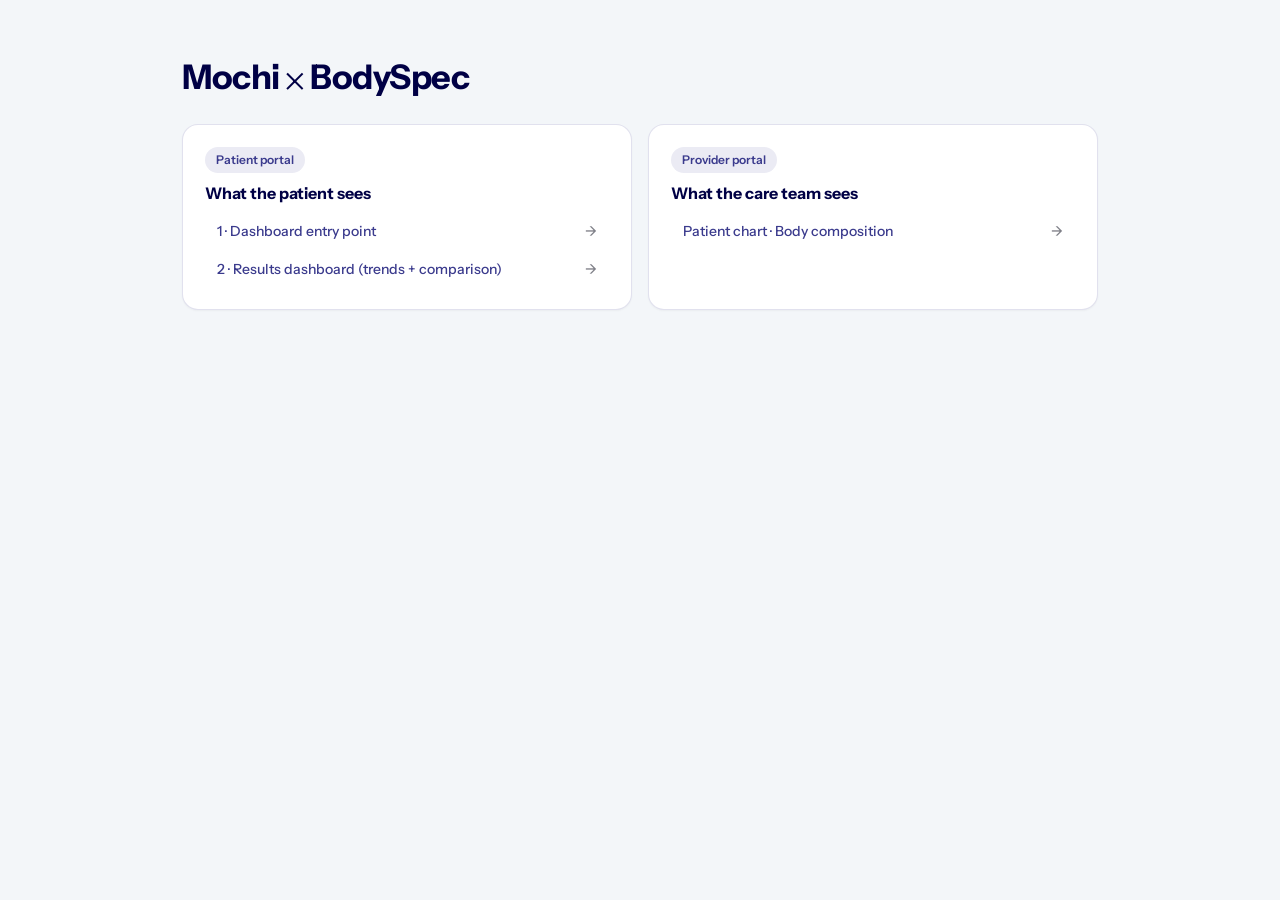
<file: index.html>
<!doctype html>
<html lang="en">
  <head>
    <meta charset="UTF-8" />
    <meta name="viewport" content="width=device-width, initial-scale=1" />
    <title>Mochi × BodySpec — Integration Mockups</title>
    <link rel="preconnect" href="https://fonts.googleapis.com" />
    <link rel="preconnect" href="https://fonts.gstatic.com" crossorigin />
    <link
      href="https://fonts.googleapis.com/css2?family=Instrument+Sans:ital,wght@0,400;0,500;0,600;0,700;1,400&family=STIX+Two+Text:ital@1&display=swap"
      rel="stylesheet"
    />
    <link rel="stylesheet" href="assets/mochi.css" />
  </head>
  <body>
    <div class="hub">
      <h1 class="page-title" style="font-size: 34px">
        Mochi <span class="serif" style="font-size: 30px">×</span> BodySpec
      </h1>

      <div class="hub-grid" style="margin-top: 24px">
        <!-- Patient -->
        <div class="hub-card">
          <div class="tag tag-brand" style="margin-bottom: 10px">
            Patient portal
          </div>
          <h3>What the patient sees</h3>
          <ul class="hub-list">
            <li>
              <a href="patient/dashboard.html"
                >1 · Dashboard entry point <span class="chev">→</span></a
              >
            </li>
            <li>
              <a href="patient/results.html"
                >2 · Results dashboard (trends + comparison)
                <span class="chev">→</span></a
              >
            </li>
          </ul>
        </div>

        <!-- Provider -->
        <div class="hub-card">
          <div class="tag tag-brand" style="margin-bottom: 10px">
            Provider portal
          </div>
          <h3>What the care team sees</h3>
          <ul class="hub-list">
            <li>
              <a href="provider/chart.html"
                >Patient chart · Body composition <span class="chev">→</span></a
              >
            </li>
          </ul>
        </div>
      </div>
    </div>
  </body>
</html>
</file>
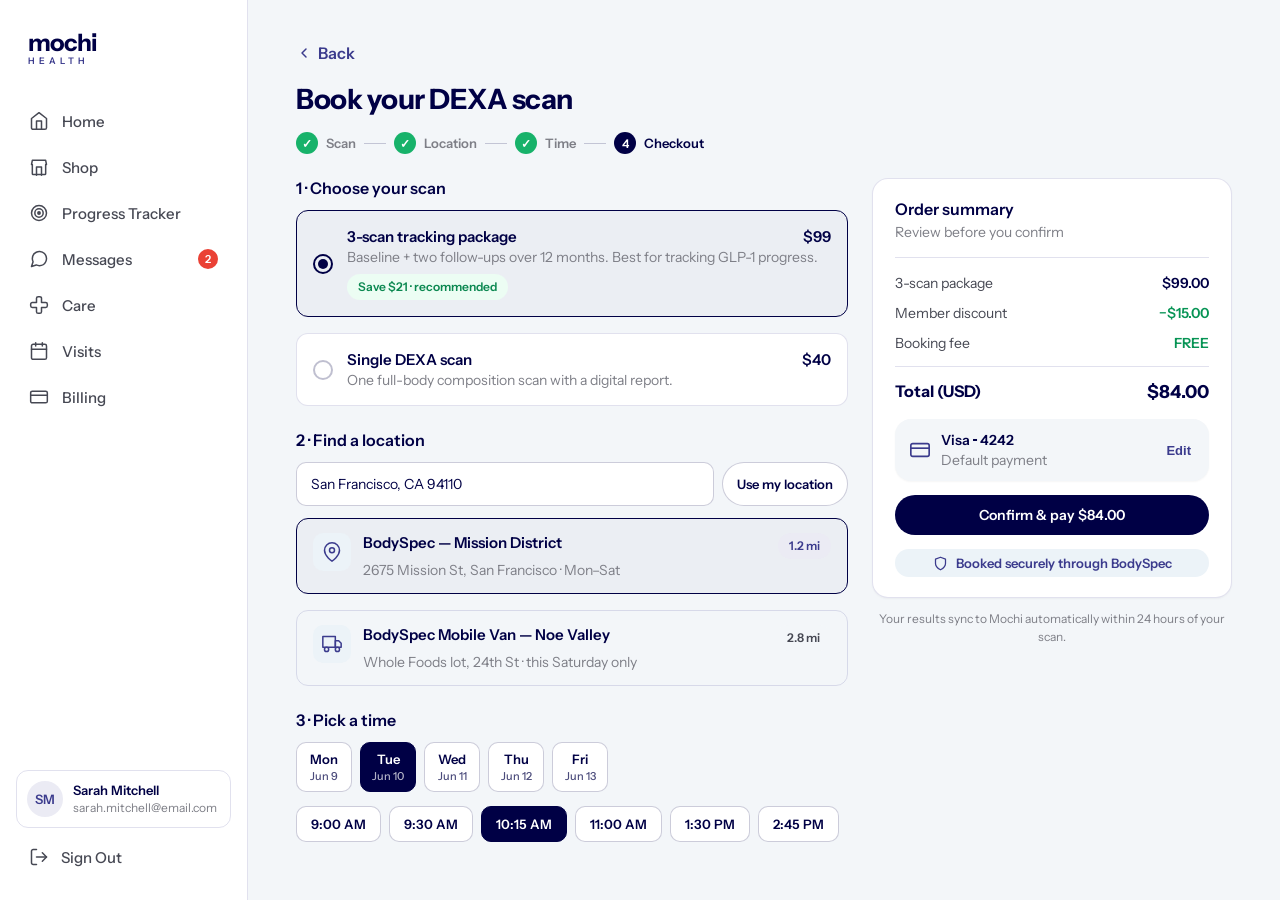
<file: patient/booking.html>
<!doctype html>
<html lang="en">
  <head>
    <meta charset="UTF-8" />
    <meta name="viewport" content="width=device-width, initial-scale=1" />
    <title>Patient · Book a scan — Mochi × BodySpec</title>
    <link rel="preconnect" href="https://fonts.googleapis.com" />
    <link rel="preconnect" href="https://fonts.gstatic.com" crossorigin />
    <link
      href="https://fonts.googleapis.com/css2?family=Instrument+Sans:ital,wght@0,400;0,500;0,600;0,700;1,400&family=STIX+Two+Text:ital@1&display=swap"
      rel="stylesheet"
    />
    <link rel="stylesheet" href="../assets/mochi.css" />
    <style>
      /* booking-specific layout */
      .book-grid {
        display: grid;
        grid-template-columns: 1fr 360px;
        gap: 24px;
        align-items: start;
        margin-top: 24px;
      }
      .stepper {
        display: flex;
        align-items: center;
        gap: 8px;
        flex-wrap: wrap;
        margin-top: 16px;
      }
      .step {
        display: inline-flex;
        align-items: center;
        gap: 8px;
        font-size: 13px;
        font-weight: 600;
        color: var(--text-subtler);
      }
      .step .n {
        width: 22px;
        height: 22px;
        border-radius: 50%;
        background: var(--accent2-200);
        color: var(--text-subtle);
        display: flex;
        align-items: center;
        justify-content: center;
        font-size: 12px;
      }
      .step.done .n {
        background: var(--success-500);
        color: #fff;
      }
      .step.active {
        color: var(--navy);
      }
      .step.active .n {
        background: var(--navy);
        color: #fff;
      }
      .step-sep {
        width: 22px;
        height: 1px;
        background: var(--border);
      }
      .opt {
        display: flex;
        gap: 14px;
        align-items: center;
        padding: 16px;
        border: 1.5px solid var(--border-subtler);
        border-radius: var(--r-12);
        cursor: pointer;
        background: var(--surface);
      }
      .opt.sel {
        border-color: var(--navy);
        background: #00004508;
      }
      .radio {
        width: 20px;
        height: 20px;
        border-radius: 50%;
        border: 2px solid var(--border-strong);
        flex-shrink: 0;
        position: relative;
      }
      .opt.sel .radio {
        border-color: var(--navy);
      }
      .opt.sel .radio::after {
        content: "";
        position: absolute;
        inset: 3px;
        border-radius: 50%;
        background: var(--navy);
      }
      .loc {
        display: flex;
        gap: 12px;
        align-items: flex-start;
        padding: 14px 16px;
        border: 1.5px solid var(--border-subtler);
        border-radius: var(--r-12);
        cursor: pointer;
      }
      .loc.sel {
        border-color: var(--navy);
        background: #00004508;
      }
      .loc-pin {
        width: 38px;
        height: 38px;
        border-radius: var(--r-10);
        background: var(--accent3-100);
        color: var(--purple);
        display: flex;
        align-items: center;
        justify-content: center;
        flex-shrink: 0;
      }
      .input {
        width: 100%;
        height: 44px;
        padding: 0 14px;
        border: 1px solid var(--border);
        border-radius: var(--r-10);
        background: var(--surface);
        font-family: inherit;
        font-size: 14px;
        color: var(--navy);
      }
      .chips {
        display: flex;
        gap: 8px;
        flex-wrap: wrap;
      }
      .chip-btn {
        padding: 9px 14px;
        border-radius: var(--r-10);
        border: 1px solid var(--border);
        background: var(--surface);
        font-size: 13px;
        font-weight: 600;
        color: var(--navy);
        cursor: pointer;
        font-family: inherit;
      }
      .chip-btn.sel {
        background: var(--navy);
        color: #fff;
        border-color: var(--navy);
      }
      .chip-btn.day {
        display: flex;
        flex-direction: column;
        align-items: center;
        gap: 2px;
        min-width: 56px;
        padding: 8px 10px;
      }
      .chip-btn.day small {
        font-size: 11px;
        font-weight: 500;
        opacity: 0.7;
      }
      .summary {
        position: sticky;
        top: 24px;
      }
      @media (max-width: 980px) {
        .book-grid {
          grid-template-columns: 1fr;
        }
        .summary {
          position: static;
        }
      }
    </style>
  </head>
  <body>
    <div class="app">
      <aside class="sidebar">
        <div class="logo">mochi<small>HEALTH</small></div>
        <nav class="nav">
          <a href="dashboard.html"
            ><svg
              width="20"
              height="20"
              viewBox="0 0 24 24"
              fill="none"
              stroke="currentColor"
              stroke-width="1.8"
              stroke-linecap="round"
              stroke-linejoin="round"
            >
              <path d="M3 9l9-7 9 7v11a2 2 0 0 1-2 2H5a2 2 0 0 1-2-2z" />
              <polyline points="9 22 9 12 15 12 15 22" />
            </svg>
            Home</a
          >
          <a href="#"
            ><svg
              width="20"
              height="20"
              viewBox="0 0 24 24"
              fill="none"
              stroke="currentColor"
              stroke-width="1.8"
              stroke-linecap="round"
              stroke-linejoin="round"
            >
              <path d="M3 9l1-5h16l1 5" />
              <path d="M4 9v11a1 1 0 0 0 1 1h14a1 1 0 0 0 1-1V9" />
              <path d="M9 22V12h6v10" />
            </svg>
            Shop</a
          >
          <a href="results.html"
            ><svg
              width="20"
              height="20"
              viewBox="0 0 24 24"
              fill="none"
              stroke="currentColor"
              stroke-width="1.8"
              stroke-linecap="round"
              stroke-linejoin="round"
            >
              <circle cx="12" cy="12" r="9" />
              <circle cx="12" cy="12" r="5" />
              <circle cx="12" cy="12" r="1.4" fill="currentColor" />
            </svg>
            Progress Tracker</a
          >
          <a href="#"
            ><svg
              width="20"
              height="20"
              viewBox="0 0 24 24"
              fill="none"
              stroke="currentColor"
              stroke-width="1.8"
              stroke-linecap="round"
              stroke-linejoin="round"
            >
              <path
                d="M21 11.5a8.38 8.38 0 0 1-.9 3.8 8.5 8.5 0 0 1-7.6 4.7 8.38 8.38 0 0 1-3.8-.9L3 21l1.9-5.7a8.38 8.38 0 0 1-.9-3.8 8.5 8.5 0 0 1 4.7-7.6 8.38 8.38 0 0 1 3.8-.9h.5a8.48 8.48 0 0 1 8 8z"
              />
            </svg>
            Messages <span class="badge">2</span></a
          >
          <a href="#"
            ><svg
              width="20"
              height="20"
              viewBox="0 0 24 24"
              fill="none"
              stroke="currentColor"
              stroke-width="1.8"
              stroke-linecap="round"
              stroke-linejoin="round"
            >
              <path
                d="M11 2a2 2 0 0 0-2 2v5H4a2 2 0 0 0-2 2v2a2 2 0 0 0 2 2h5v5a2 2 0 0 0 2 2h2a2 2 0 0 0 2-2v-5h5a2 2 0 0 0 2-2v-2a2 2 0 0 0-2-2h-5V4a2 2 0 0 0-2-2z"
              />
            </svg>
            Care</a
          >
          <a href="upcoming.html"
            ><svg
              width="20"
              height="20"
              viewBox="0 0 24 24"
              fill="none"
              stroke="currentColor"
              stroke-width="1.8"
              stroke-linecap="round"
              stroke-linejoin="round"
            >
              <rect x="3" y="4" width="18" height="18" rx="2" />
              <line x1="16" y1="2" x2="16" y2="6" />
              <line x1="8" y1="2" x2="8" y2="6" />
              <line x1="3" y1="10" x2="21" y2="10" />
            </svg>
            Visits</a
          >
          <a href="#"
            ><svg
              width="20"
              height="20"
              viewBox="0 0 24 24"
              fill="none"
              stroke="currentColor"
              stroke-width="1.8"
              stroke-linecap="round"
              stroke-linejoin="round"
            >
              <rect x="2" y="5" width="20" height="14" rx="2" />
              <line x1="2" y1="10" x2="22" y2="10" />
            </svg>
            Billing</a
          >
        </nav>
        <div class="profile-card">
          <span class="avatar">SM</span>
          <span class="meta"
            ><b>Sarah Mitchell</b><span>sarah.mitchell@email.com</span></span
          >
        </div>
        <div class="signout">
          <svg
            width="20"
            height="20"
            viewBox="0 0 24 24"
            fill="none"
            stroke="currentColor"
            stroke-width="1.8"
            stroke-linecap="round"
            stroke-linejoin="round"
          >
            <path d="M9 21H5a2 2 0 0 1-2-2V5a2 2 0 0 1 2-2h4" />
            <polyline points="16 17 21 12 16 7" />
            <line x1="21" y1="12" x2="9" y2="12" />
          </svg>
          Sign Out
        </div>
      </aside>

      <main class="main">
        <div class="main-inner">
          <a
            class="btn-text"
            href="dashboard.html"
            style="
              padding-left: 0;
              display: inline-flex;
              align-items: center;
              gap: 6px;
            "
            ><svg
              width="16"
              height="16"
              viewBox="0 0 24 24"
              fill="none"
              stroke="currentColor"
              stroke-width="2.2"
              stroke-linecap="round"
              stroke-linejoin="round"
            >
              <polyline points="15 18 9 12 15 6" />
            </svg>
            Back</a
          >
          <h1 class="page-title" style="margin-top: 8px">
            Book your DEXA scan
          </h1>
          <div class="stepper">
            <span class="step done"><span class="n">✓</span> Scan</span
            ><span class="step-sep"></span>
            <span class="step done"><span class="n">✓</span> Location</span
            ><span class="step-sep"></span>
            <span class="step done"><span class="n">✓</span> Time</span
            ><span class="step-sep"></span>
            <span class="step active"><span class="n">4</span> Checkout</span>
          </div>

          <div class="book-grid">
            <!-- left: selections -->
            <div class="stack-24">
              <!-- choose scan -->
              <div>
                <div class="card-title" style="margin-bottom: 12px">
                  1 · Choose your scan
                </div>
                <div class="stack-16">
                  <label class="opt sel">
                    <span class="radio"></span>
                    <span class="grow">
                      <div class="flex between items-center">
                        <span class="card-title" style="font-size: 15px"
                          >3-scan tracking package</span
                        >
                        <span class="card-title" style="font-size: 15px"
                          >$99</span
                        >
                      </div>
                      <div class="card-desc">
                        Baseline + two follow-ups over 12 months. Best for
                        tracking GLP-1 progress.
                      </div>
                      <span class="tag tag-success" style="margin-top: 8px"
                        >Save $21 · recommended</span
                      >
                    </span>
                  </label>
                  <label class="opt">
                    <span class="radio"></span>
                    <span class="grow">
                      <div class="flex between items-center">
                        <span class="card-title" style="font-size: 15px"
                          >Single DEXA scan</span
                        >
                        <span class="card-title" style="font-size: 15px"
                          >$40</span
                        >
                      </div>
                      <div class="card-desc">
                        One full-body composition scan with a digital report.
                      </div>
                    </span>
                  </label>
                </div>
              </div>

              <!-- location -->
              <div>
                <div class="card-title" style="margin-bottom: 12px">
                  2 · Find a location
                </div>
                <div class="flex gap-8" style="margin-bottom: 12px">
                  <input class="input" value="San Francisco, CA 94110" />
                  <button
                    class="btn btn-tertiary btn-sm"
                    style="white-space: nowrap"
                  >
                    Use my location
                  </button>
                </div>
                <div class="stack-16">
                  <div class="loc sel">
                    <span class="loc-pin"
                      ><svg
                        width="20"
                        height="20"
                        viewBox="0 0 24 24"
                        fill="none"
                        stroke="currentColor"
                        stroke-width="1.8"
                        stroke-linecap="round"
                        stroke-linejoin="round"
                      >
                        <path
                          d="M21 10c0 7-9 13-9 13s-9-6-9-13a9 9 0 0 1 18 0z"
                        />
                        <circle cx="12" cy="10" r="3" /></svg
                    ></span>
                    <div class="grow">
                      <div class="flex between">
                        <span class="card-title" style="font-size: 15px"
                          >BodySpec — Mission District</span
                        ><span class="tag tag-brand">1.2 mi</span>
                      </div>
                      <div class="card-desc">
                        2675 Mission St, San Francisco · Mon–Sat
                      </div>
                    </div>
                  </div>
                  <div class="loc">
                    <span class="loc-pin"
                      ><svg
                        width="20"
                        height="20"
                        viewBox="0 0 24 24"
                        fill="none"
                        stroke="currentColor"
                        stroke-width="1.8"
                        stroke-linecap="round"
                        stroke-linejoin="round"
                      >
                        <rect x="1" y="3" width="15" height="13" />
                        <polygon points="16 8 20 8 23 11 23 16 16 16 16 8" />
                        <circle cx="5.5" cy="18.5" r="2.5" />
                        <circle cx="18.5" cy="18.5" r="2.5" /></svg
                    ></span>
                    <div class="grow">
                      <div class="flex between">
                        <span class="card-title" style="font-size: 15px"
                          >BodySpec Mobile Van — Noe Valley</span
                        ><span class="tag tag-neutral">2.8 mi</span>
                      </div>
                      <div class="card-desc">
                        Whole Foods lot, 24th St · this Saturday only
                      </div>
                    </div>
                  </div>
                </div>
              </div>

              <!-- time -->
              <div>
                <div class="card-title" style="margin-bottom: 12px">
                  3 · Pick a time
                </div>
                <div class="chips" style="margin-bottom: 14px">
                  <button class="chip-btn day">Mon<small>Jun 9</small></button>
                  <button class="chip-btn day sel">
                    Tue<small>Jun 10</small>
                  </button>
                  <button class="chip-btn day">Wed<small>Jun 11</small></button>
                  <button class="chip-btn day">Thu<small>Jun 12</small></button>
                  <button class="chip-btn day">Fri<small>Jun 13</small></button>
                </div>
                <div class="chips">
                  <button class="chip-btn">9:00 AM</button>
                  <button class="chip-btn">9:30 AM</button>
                  <button class="chip-btn sel">10:15 AM</button>
                  <button class="chip-btn">11:00 AM</button>
                  <button class="chip-btn">1:30 PM</button>
                  <button class="chip-btn">2:45 PM</button>
                </div>
              </div>
            </div>

            <!-- right: order summary -->
            <div class="summary">
              <div class="card card-pad">
                <div class="card-title" style="margin-bottom: 4px">
                  Order summary
                </div>
                <div class="card-desc">Review before you confirm</div>
                <hr class="hr" style="margin: 16px 0" />

                <div class="col gap-12">
                  <div class="flex between">
                    <span class="subtle" style="font-size: 14px"
                      >3-scan package</span
                    ><span style="font-weight: 600; font-size: 14px"
                      >$99.00</span
                    >
                  </div>
                  <div class="flex between">
                    <span class="subtle" style="font-size: 14px"
                      >Member discount</span
                    ><span
                      style="
                        font-weight: 600;
                        font-size: 14px;
                        color: var(--success-600);
                      "
                      >−$15.00</span
                    >
                  </div>
                  <div class="flex between">
                    <span class="subtle" style="font-size: 14px"
                      >Booking fee</span
                    ><span
                      style="
                        font-weight: 600;
                        font-size: 14px;
                        color: var(--success-600);
                      "
                      >FREE</span
                    >
                  </div>
                </div>
                <hr class="hr" style="margin: 14px 0" />
                <div class="flex between" style="margin-bottom: 16px">
                  <span style="font-weight: 700">Total (USD)</span
                  ><span style="font-weight: 800; font-size: 18px">$84.00</span>
                </div>

                <div
                  class="card"
                  style="
                    background: var(--bg);
                    border: none;
                    padding: 12px 14px;
                    margin-bottom: 14px;
                  "
                >
                  <div class="flex items-center gap-10">
                    <svg
                      width="22"
                      height="22"
                      viewBox="0 0 24 24"
                      fill="none"
                      stroke="var(--purple)"
                      stroke-width="1.8"
                    >
                      <rect x="2" y="5" width="20" height="14" rx="2" />
                      <line x1="2" y1="10" x2="22" y2="10" />
                    </svg>
                    <div class="grow">
                      <div style="font-size: 14px; font-weight: 600">
                        Visa ·· 4242
                      </div>
                      <div class="card-desc">Default payment</div>
                    </div>
                    <button
                      class="btn-text btn-sm"
                      style="border: none; cursor: pointer; padding: 4px"
                    >
                      Edit
                    </button>
                  </div>
                </div>

                <button class="btn btn-primary btn-block">
                  Confirm &amp; pay $84.00
                </button>
                <div
                  class="source-pill"
                  style="margin-top: 14px; width: 100%; justify-content: center"
                >
                  <svg
                    viewBox="0 0 24 24"
                    fill="none"
                    stroke="currentColor"
                    stroke-width="2"
                    stroke-linecap="round"
                    stroke-linejoin="round"
                  >
                    <path d="M12 22s8-4 8-10V5l-8-3-8 3v7c0 6 8 10 8 10z" />
                  </svg>
                  Booked securely through BodySpec
                </div>
              </div>
              <p
                class="muted"
                style="
                  font-size: 12px;
                  margin-top: 12px;
                  text-align: center;
                  line-height: 1.5;
                "
              >
                Your results sync to Mochi automatically within 24 hours of your
                scan.
              </p>
            </div>
          </div>
        </div>
      </main>
    </div>
  </body>
</html>
</file>
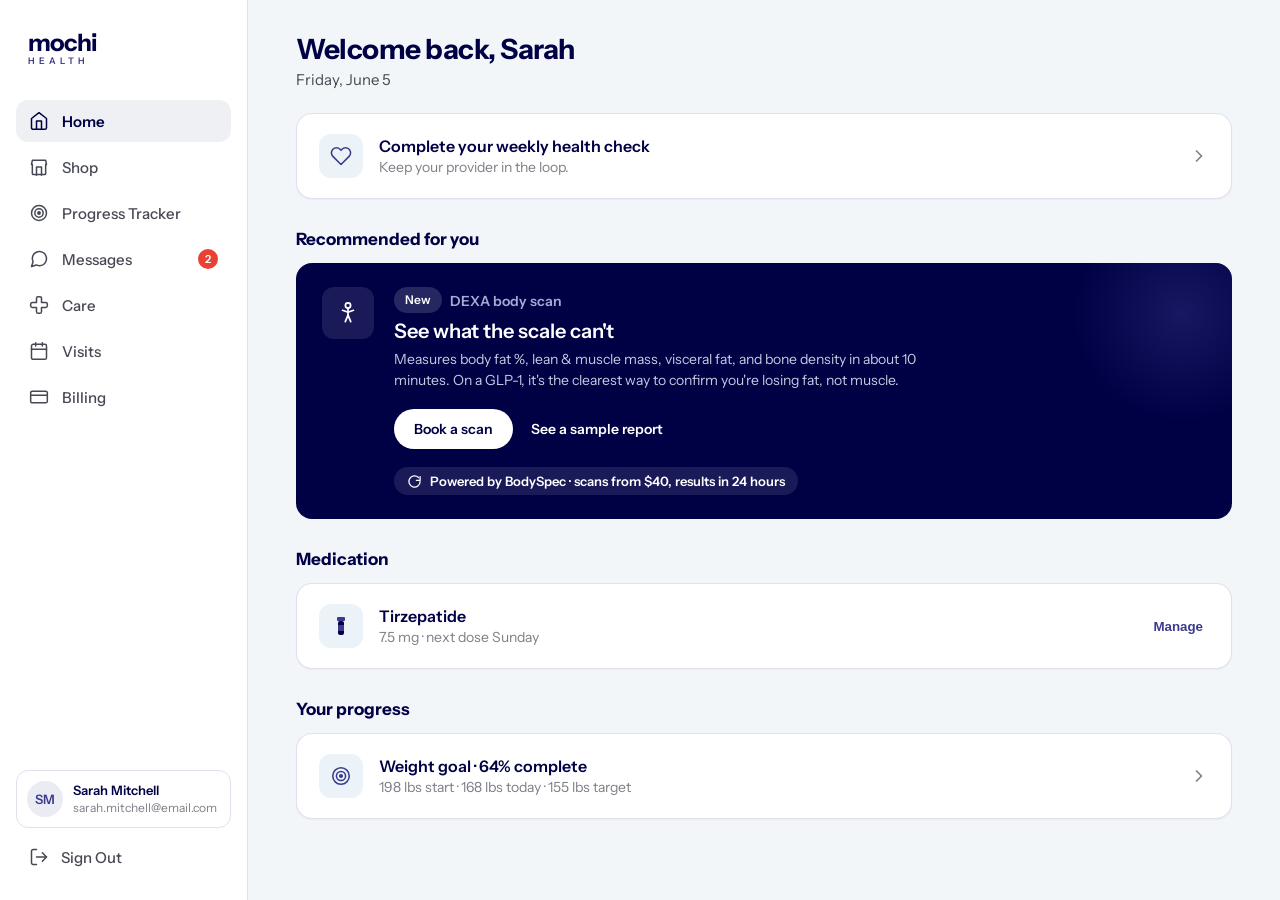
<file: patient/dashboard.html>
<!doctype html>
<html lang="en">
  <head>
    <meta charset="UTF-8" />
    <meta name="viewport" content="width=device-width, initial-scale=1" />
    <title>Patient · Dashboard — Mochi × BodySpec</title>
    <link rel="preconnect" href="https://fonts.googleapis.com" />
    <link rel="preconnect" href="https://fonts.gstatic.com" crossorigin />
    <link
      href="https://fonts.googleapis.com/css2?family=Instrument+Sans:ital,wght@0,400;0,500;0,600;0,700;1,400&family=STIX+Two+Text:ital@1&display=swap"
      rel="stylesheet"
    />
    <link rel="stylesheet" href="../assets/mochi.css" />
  </head>
  <body>
    <div class="app">
      <!-- ===== patient sidebar ===== -->
      <aside class="sidebar">
        <div class="logo">mochi<small>HEALTH</small></div>
        <nav class="nav">
          <a class="active" href="dashboard.html"
            ><svg
              width="20"
              height="20"
              viewBox="0 0 24 24"
              fill="none"
              stroke="currentColor"
              stroke-width="1.8"
              stroke-linecap="round"
              stroke-linejoin="round"
            >
              <path d="M3 9l9-7 9 7v11a2 2 0 0 1-2 2H5a2 2 0 0 1-2-2z" />
              <polyline points="9 22 9 12 15 12 15 22" />
            </svg>
            Home</a
          >
          <a href="#"
            ><svg
              width="20"
              height="20"
              viewBox="0 0 24 24"
              fill="none"
              stroke="currentColor"
              stroke-width="1.8"
              stroke-linecap="round"
              stroke-linejoin="round"
            >
              <path d="M3 9l1-5h16l1 5" />
              <path d="M4 9v11a1 1 0 0 0 1 1h14a1 1 0 0 0 1-1V9" />
              <path d="M9 22V12h6v10" />
            </svg>
            Shop</a
          >
          <a href="results.html"
            ><svg
              width="20"
              height="20"
              viewBox="0 0 24 24"
              fill="none"
              stroke="currentColor"
              stroke-width="1.8"
              stroke-linecap="round"
              stroke-linejoin="round"
            >
              <circle cx="12" cy="12" r="9" />
              <circle cx="12" cy="12" r="5" />
              <circle cx="12" cy="12" r="1.4" fill="currentColor" />
            </svg>
            Progress Tracker</a
          >
          <a href="#"
            ><svg
              width="20"
              height="20"
              viewBox="0 0 24 24"
              fill="none"
              stroke="currentColor"
              stroke-width="1.8"
              stroke-linecap="round"
              stroke-linejoin="round"
            >
              <path
                d="M21 11.5a8.38 8.38 0 0 1-.9 3.8 8.5 8.5 0 0 1-7.6 4.7 8.38 8.38 0 0 1-3.8-.9L3 21l1.9-5.7a8.38 8.38 0 0 1-.9-3.8 8.5 8.5 0 0 1 4.7-7.6 8.38 8.38 0 0 1 3.8-.9h.5a8.48 8.48 0 0 1 8 8z"
              />
            </svg>
            Messages <span class="badge">2</span></a
          >
          <a href="#"
            ><svg
              width="20"
              height="20"
              viewBox="0 0 24 24"
              fill="none"
              stroke="currentColor"
              stroke-width="1.8"
              stroke-linecap="round"
              stroke-linejoin="round"
            >
              <path
                d="M11 2a2 2 0 0 0-2 2v5H4a2 2 0 0 0-2 2v2a2 2 0 0 0 2 2h5v5a2 2 0 0 0 2 2h2a2 2 0 0 0 2-2v-5h5a2 2 0 0 0 2-2v-2a2 2 0 0 0-2-2h-5V4a2 2 0 0 0-2-2z"
              />
            </svg>
            Care</a
          >
          <a href="upcoming.html"
            ><svg
              width="20"
              height="20"
              viewBox="0 0 24 24"
              fill="none"
              stroke="currentColor"
              stroke-width="1.8"
              stroke-linecap="round"
              stroke-linejoin="round"
            >
              <rect x="3" y="4" width="18" height="18" rx="2" />
              <line x1="16" y1="2" x2="16" y2="6" />
              <line x1="8" y1="2" x2="8" y2="6" />
              <line x1="3" y1="10" x2="21" y2="10" />
            </svg>
            Visits</a
          >
          <a href="#"
            ><svg
              width="20"
              height="20"
              viewBox="0 0 24 24"
              fill="none"
              stroke="currentColor"
              stroke-width="1.8"
              stroke-linecap="round"
              stroke-linejoin="round"
            >
              <rect x="2" y="5" width="20" height="14" rx="2" />
              <line x1="2" y1="10" x2="22" y2="10" />
            </svg>
            Billing</a
          >
        </nav>
        <div class="profile-card">
          <span class="avatar">SM</span>
          <span class="meta"
            ><b>Sarah Mitchell</b><span>sarah.mitchell@email.com</span></span
          >
        </div>
        <div class="signout">
          <svg
            width="20"
            height="20"
            viewBox="0 0 24 24"
            fill="none"
            stroke="currentColor"
            stroke-width="1.8"
            stroke-linecap="round"
            stroke-linejoin="round"
          >
            <path d="M9 21H5a2 2 0 0 1-2-2V5a2 2 0 0 1 2-2h4" />
            <polyline points="16 17 21 12 16 7" />
            <line x1="21" y1="12" x2="9" y2="12" />
          </svg>
          Sign Out
        </div>
      </aside>

      <!-- ===== main ===== -->
      <main class="main">
        <div class="main-inner">
          <h1 class="page-title">Welcome back, Sarah</h1>
          <p class="page-sub">Friday, June 5</p>

          <!-- weekly health check -->
          <div class="card card-pad clickable" style="margin-top: 24px">
            <div class="row">
              <span class="lead-icon"
                ><svg
                  width="22"
                  height="22"
                  viewBox="0 0 24 24"
                  fill="none"
                  stroke="currentColor"
                  stroke-width="1.7"
                  stroke-linecap="round"
                  stroke-linejoin="round"
                >
                  <path
                    d="M20.84 4.61a5.5 5.5 0 0 0-7.78 0L12 5.67l-1.06-1.06a5.5 5.5 0 0 0-7.78 7.78L12 21.23l8.84-8.84a5.5 5.5 0 0 0 0-7.78z"
                  /></svg
              ></span>
              <div class="grow">
                <div class="card-title">Complete your weekly health check</div>
                <div class="card-desc">Keep your provider in the loop.</div>
              </div>
              <svg
                class="chev"
                width="20"
                height="20"
                viewBox="0 0 24 24"
                fill="none"
                stroke="currentColor"
                stroke-width="2"
                stroke-linecap="round"
                stroke-linejoin="round"
              >
                <polyline points="9 18 15 12 9 6" />
              </svg>
            </div>
          </div>

          <!-- ===== DEXA entry point (featured) ===== -->
          <div class="section-label">Recommended for you</div>
          <div class="banner">
            <div class="banner-glow"></div>
            <div class="row items-start" style="gap: 20px">
              <span
                class="lead-icon lead-icon--navy"
                style="background: #ffffff1a; width: 52px; height: 52px"
              >
                <!-- body scan / composition icon -->
                <svg
                  width="26"
                  height="26"
                  viewBox="0 0 24 24"
                  fill="none"
                  stroke="#fff"
                  stroke-width="1.6"
                  stroke-linecap="round"
                  stroke-linejoin="round"
                >
                  <circle cx="12" cy="5" r="2.4" />
                  <path d="M12 7.4v6.6" />
                  <path d="M7 9.5l5 1.8 5-1.8" />
                  <path d="M9.5 20l2.5-6 2.5 6" />
                </svg>
              </span>
              <div class="grow">
                <div class="flex items-center gap-8" style="margin-bottom: 6px">
                  <span class="tag" style="background: #ffffff26; color: #fff"
                    >New</span
                  >
                  <span
                    class="card-desc"
                    style="color: #a9a9d6; font-weight: 600"
                    >DEXA body scan</span
                  >
                </div>
                <div class="card-title" style="font-size: 20px">
                  See what the scale can't
                </div>
                <div
                  class="card-desc"
                  style="max-width: 540px; margin-top: 6px; line-height: 1.5"
                >
                  Measures body fat %, lean &amp; muscle mass, visceral fat, and
                  bone density in about 10 minutes. On a GLP-1, it's the
                  clearest way to confirm you're losing fat, not muscle.
                </div>
                <div
                  class="banner-actions flex items-center gap-12 wrap"
                  style="margin-top: 18px"
                >
                  <a
                    class="btn btn-secondary"
                    href="booking.html"
                    style="background: #fff; color: var(--navy)"
                    >Book a scan</a
                  >
                  <a
                    class="btn btn-text"
                    href="results.html"
                    style="color: #fff"
                    >See a sample report</a
                  >
                </div>
                <div
                  class="source-pill"
                  style="margin-top: 18px; background: #ffffff1a; color: #fff"
                >
                  <svg
                    viewBox="0 0 24 24"
                    fill="none"
                    stroke="currentColor"
                    stroke-width="2"
                    stroke-linecap="round"
                    stroke-linejoin="round"
                  >
                    <path d="M21 12a9 9 0 1 1-2.6-6.4" />
                    <polyline points="21 4 21 10 15 10" />
                  </svg>
                  Powered by BodySpec · scans from $40, results in 24 hours
                </div>
              </div>
            </div>
          </div>

          <!-- medication -->
          <div class="section-label">Medication</div>
          <div class="card card-pad">
            <div class="row">
              <span class="lead-icon"
                ><svg width="24" height="24" viewBox="0 0 24 24" fill="none">
                  <rect
                    x="8"
                    y="3"
                    width="8"
                    height="4"
                    rx="1"
                    fill="#3b3b8d"
                  />
                  <rect
                    x="9"
                    y="7"
                    width="6"
                    height="14"
                    rx="2"
                    fill="#000045"
                  />
                  <rect x="9" y="11" width="6" height="6" fill="#3b3b8d" /></svg
              ></span>
              <div class="grow">
                <div class="card-title">Tirzepatide</div>
                <div class="card-desc">7.5 mg · next dose Sunday</div>
              </div>
              <button class="btn-text" style="border: none; cursor: pointer">
                Manage
              </button>
            </div>
          </div>

          <!-- progress preview -->
          <div class="section-label">Your progress</div>
          <div class="card card-pad clickable">
            <div class="row">
              <span class="lead-icon"
                ><svg
                  width="22"
                  height="22"
                  viewBox="0 0 24 24"
                  fill="none"
                  stroke="currentColor"
                  stroke-width="1.7"
                  stroke-linecap="round"
                  stroke-linejoin="round"
                >
                  <circle cx="12" cy="12" r="9" />
                  <circle cx="12" cy="12" r="5" />
                  <circle cx="12" cy="12" r="1.4" fill="currentColor" /></svg
              ></span>
              <div class="grow">
                <div class="card-title">Weight goal · 64% complete</div>
                <div class="card-desc">
                  198 lbs start · 168 lbs today · 155 lbs target
                </div>
              </div>
              <svg
                class="chev"
                width="20"
                height="20"
                viewBox="0 0 24 24"
                fill="none"
                stroke="currentColor"
                stroke-width="2"
                stroke-linecap="round"
                stroke-linejoin="round"
              >
                <polyline points="9 18 15 12 9 6" />
              </svg>
            </div>
          </div>
        </div>
      </main>
    </div>
  </body>
</html>
</file>
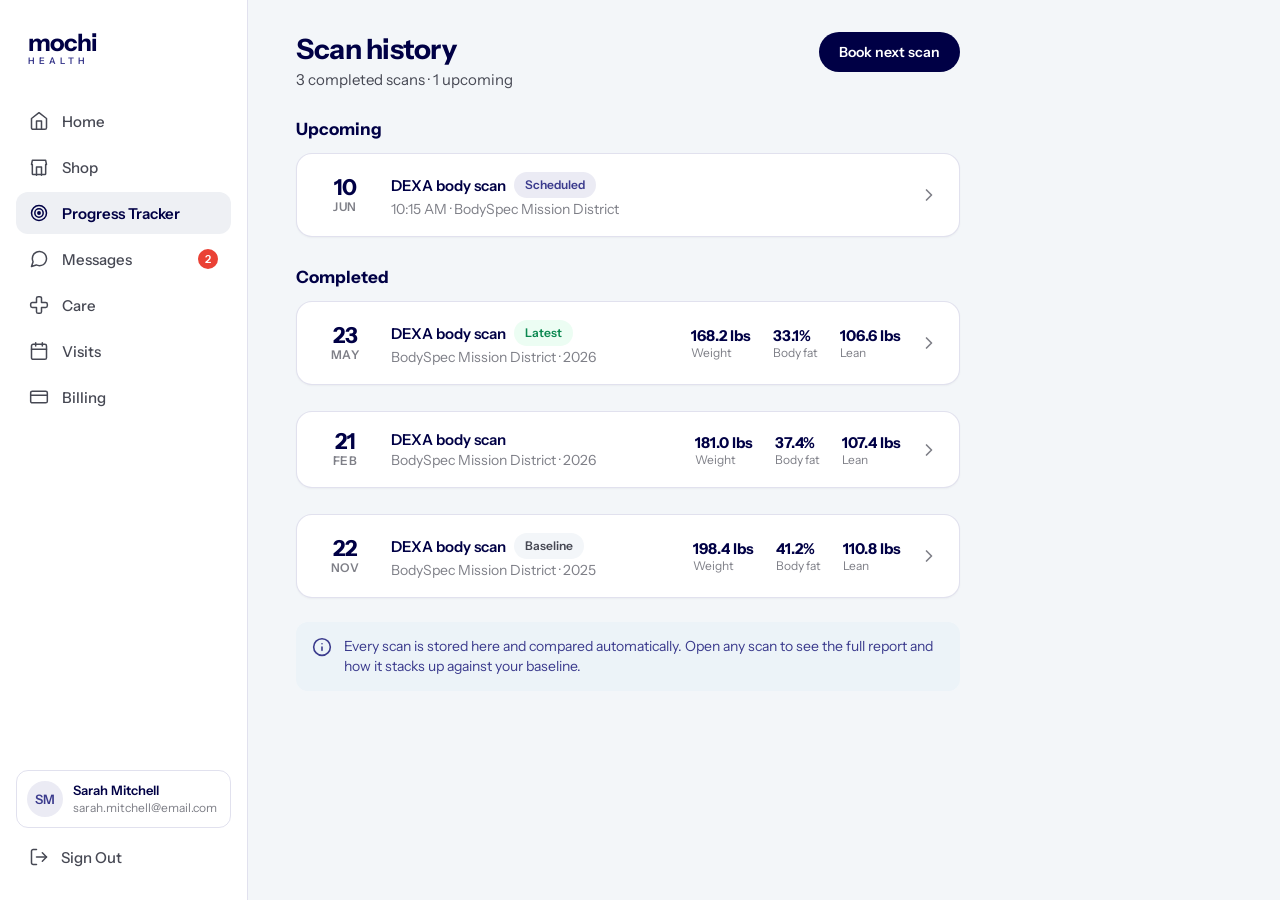
<file: patient/history.html>
<!doctype html>
<html lang="en">
  <head>
    <meta charset="UTF-8" />
    <meta name="viewport" content="width=device-width, initial-scale=1" />
    <title>Patient · Scan history — Mochi × BodySpec</title>
    <link rel="preconnect" href="https://fonts.googleapis.com" />
    <link rel="preconnect" href="https://fonts.gstatic.com" crossorigin />
    <link
      href="https://fonts.googleapis.com/css2?family=Instrument+Sans:ital,wght@0,400;0,500;0,600;0,700;1,400&family=STIX+Two+Text:ital@1&display=swap"
      rel="stylesheet"
    />
    <link rel="stylesheet" href="../assets/mochi.css" />
    <style>
      .hist-row {
        display: flex;
        align-items: center;
        gap: 18px;
        padding: 18px 20px;
      }
      .hist-date {
        width: 56px;
        text-align: center;
        flex-shrink: 0;
      }
      .hist-date .d {
        font-size: 22px;
        font-weight: 800;
        color: var(--navy);
        line-height: 1;
      }
      .hist-date .m {
        font-size: 12px;
        font-weight: 600;
        color: var(--text-subtler);
        text-transform: uppercase;
        letter-spacing: 0.5px;
      }
      .hist-stats {
        display: flex;
        gap: 22px;
        flex-wrap: wrap;
      }
      .hist-stats .s .v {
        font-size: 15px;
        font-weight: 700;
        color: var(--navy);
      }
      .hist-stats .s .l {
        font-size: 12px;
        color: var(--text-subtler);
      }
      @media (max-width: 760px) {
        .hist-stats {
          display: none;
        }
      }
    </style>
  </head>
  <body>
    <div class="app">
      <aside class="sidebar">
        <div class="logo">mochi<small>HEALTH</small></div>
        <nav class="nav">
          <a href="dashboard.html"
            ><svg
              width="20"
              height="20"
              viewBox="0 0 24 24"
              fill="none"
              stroke="currentColor"
              stroke-width="1.8"
              stroke-linecap="round"
              stroke-linejoin="round"
            >
              <path d="M3 9l9-7 9 7v11a2 2 0 0 1-2 2H5a2 2 0 0 1-2-2z" />
              <polyline points="9 22 9 12 15 12 15 22" />
            </svg>
            Home</a
          >
          <a href="#"
            ><svg
              width="20"
              height="20"
              viewBox="0 0 24 24"
              fill="none"
              stroke="currentColor"
              stroke-width="1.8"
              stroke-linecap="round"
              stroke-linejoin="round"
            >
              <path d="M3 9l1-5h16l1 5" />
              <path d="M4 9v11a1 1 0 0 0 1 1h14a1 1 0 0 0 1-1V9" />
              <path d="M9 22V12h6v10" />
            </svg>
            Shop</a
          >
          <a class="active" href="results.html"
            ><svg
              width="20"
              height="20"
              viewBox="0 0 24 24"
              fill="none"
              stroke="currentColor"
              stroke-width="1.8"
              stroke-linecap="round"
              stroke-linejoin="round"
            >
              <circle cx="12" cy="12" r="9" />
              <circle cx="12" cy="12" r="5" />
              <circle cx="12" cy="12" r="1.4" fill="currentColor" />
            </svg>
            Progress Tracker</a
          >
          <a href="#"
            ><svg
              width="20"
              height="20"
              viewBox="0 0 24 24"
              fill="none"
              stroke="currentColor"
              stroke-width="1.8"
              stroke-linecap="round"
              stroke-linejoin="round"
            >
              <path
                d="M21 11.5a8.38 8.38 0 0 1-.9 3.8 8.5 8.5 0 0 1-7.6 4.7 8.38 8.38 0 0 1-3.8-.9L3 21l1.9-5.7a8.38 8.38 0 0 1-.9-3.8 8.5 8.5 0 0 1 4.7-7.6 8.38 8.38 0 0 1 3.8-.9h.5a8.48 8.48 0 0 1 8 8z"
              />
            </svg>
            Messages <span class="badge">2</span></a
          >
          <a href="#"
            ><svg
              width="20"
              height="20"
              viewBox="0 0 24 24"
              fill="none"
              stroke="currentColor"
              stroke-width="1.8"
              stroke-linecap="round"
              stroke-linejoin="round"
            >
              <path
                d="M11 2a2 2 0 0 0-2 2v5H4a2 2 0 0 0-2 2v2a2 2 0 0 0 2 2h5v5a2 2 0 0 0 2 2h2a2 2 0 0 0 2-2v-5h5a2 2 0 0 0 2-2v-2a2 2 0 0 0-2-2h-5V4a2 2 0 0 0-2-2z"
              />
            </svg>
            Care</a
          >
          <a href="upcoming.html"
            ><svg
              width="20"
              height="20"
              viewBox="0 0 24 24"
              fill="none"
              stroke="currentColor"
              stroke-width="1.8"
              stroke-linecap="round"
              stroke-linejoin="round"
            >
              <rect x="3" y="4" width="18" height="18" rx="2" />
              <line x1="16" y1="2" x2="16" y2="6" />
              <line x1="8" y1="2" x2="8" y2="6" />
              <line x1="3" y1="10" x2="21" y2="10" />
            </svg>
            Visits</a
          >
          <a href="#"
            ><svg
              width="20"
              height="20"
              viewBox="0 0 24 24"
              fill="none"
              stroke="currentColor"
              stroke-width="1.8"
              stroke-linecap="round"
              stroke-linejoin="round"
            >
              <rect x="2" y="5" width="20" height="14" rx="2" />
              <line x1="2" y1="10" x2="22" y2="10" />
            </svg>
            Billing</a
          >
        </nav>
        <div class="profile-card">
          <span class="avatar">SM</span>
          <span class="meta"
            ><b>Sarah Mitchell</b><span>sarah.mitchell@email.com</span></span
          >
        </div>
        <div class="signout">
          <svg
            width="20"
            height="20"
            viewBox="0 0 24 24"
            fill="none"
            stroke="currentColor"
            stroke-width="1.8"
            stroke-linecap="round"
            stroke-linejoin="round"
          >
            <path d="M9 21H5a2 2 0 0 1-2-2V5a2 2 0 0 1 2-2h4" />
            <polyline points="16 17 21 12 16 7" />
            <line x1="21" y1="12" x2="9" y2="12" />
          </svg>
          Sign Out
        </div>
      </aside>

      <main class="main">
        <div class="main-inner main-inner--narrow">
          <div class="flex between items-start wrap gap-16">
            <div>
              <h1 class="page-title">Scan history</h1>
              <p class="page-sub">3 completed scans · 1 upcoming</p>
            </div>
            <a class="btn btn-primary" href="booking.html">Book next scan</a>
          </div>

          <!-- upcoming -->
          <div class="section-label">Upcoming</div>
          <div class="card clickable" onclick="location.href = 'upcoming.html'">
            <div class="hist-row">
              <div class="hist-date">
                <div class="d">10</div>
                <div class="m">Jun</div>
              </div>
              <div class="grow">
                <div class="flex items-center gap-8">
                  <span class="card-title" style="font-size: 15px"
                    >DEXA body scan</span
                  ><span class="tag tag-brand">Scheduled</span>
                </div>
                <div class="card-desc">
                  10:15 AM · BodySpec Mission District
                </div>
              </div>
              <svg
                class="chev"
                width="20"
                height="20"
                viewBox="0 0 24 24"
                fill="none"
                stroke="currentColor"
                stroke-width="2"
                stroke-linecap="round"
                stroke-linejoin="round"
              >
                <polyline points="9 18 15 12 9 6" />
              </svg>
            </div>
          </div>

          <!-- completed -->
          <div class="section-label">Completed</div>
          <div class="col gap-12">
            <div
              class="card clickable"
              onclick="location.href = 'results.html'"
            >
              <div class="hist-row">
                <div class="hist-date">
                  <div class="d">23</div>
                  <div class="m">May</div>
                </div>
                <div class="grow">
                  <div class="flex items-center gap-8">
                    <span class="card-title" style="font-size: 15px"
                      >DEXA body scan</span
                    ><span class="tag tag-success">Latest</span>
                  </div>
                  <div class="card-desc">BodySpec Mission District · 2026</div>
                </div>
                <div class="hist-stats">
                  <div class="s">
                    <div class="v">168.2 lbs</div>
                    <div class="l">Weight</div>
                  </div>
                  <div class="s">
                    <div class="v">33.1%</div>
                    <div class="l">Body fat</div>
                  </div>
                  <div class="s">
                    <div class="v">106.6 lbs</div>
                    <div class="l">Lean</div>
                  </div>
                </div>
                <svg
                  class="chev"
                  width="20"
                  height="20"
                  viewBox="0 0 24 24"
                  fill="none"
                  stroke="currentColor"
                  stroke-width="2"
                  stroke-linecap="round"
                  stroke-linejoin="round"
                >
                  <polyline points="9 18 15 12 9 6" />
                </svg>
              </div>
            </div>

            <div
              class="card clickable"
              onclick="location.href = 'results.html'"
            >
              <div class="hist-row">
                <div class="hist-date">
                  <div class="d">21</div>
                  <div class="m">Feb</div>
                </div>
                <div class="grow">
                  <div class="card-title" style="font-size: 15px">
                    DEXA body scan
                  </div>
                  <div class="card-desc">BodySpec Mission District · 2026</div>
                </div>
                <div class="hist-stats">
                  <div class="s">
                    <div class="v">181.0 lbs</div>
                    <div class="l">Weight</div>
                  </div>
                  <div class="s">
                    <div class="v">37.4%</div>
                    <div class="l">Body fat</div>
                  </div>
                  <div class="s">
                    <div class="v">107.4 lbs</div>
                    <div class="l">Lean</div>
                  </div>
                </div>
                <svg
                  class="chev"
                  width="20"
                  height="20"
                  viewBox="0 0 24 24"
                  fill="none"
                  stroke="currentColor"
                  stroke-width="2"
                  stroke-linecap="round"
                  stroke-linejoin="round"
                >
                  <polyline points="9 18 15 12 9 6" />
                </svg>
              </div>
            </div>

            <div
              class="card clickable"
              onclick="location.href = 'results.html'"
            >
              <div class="hist-row">
                <div class="hist-date">
                  <div class="d">22</div>
                  <div class="m">Nov</div>
                </div>
                <div class="grow">
                  <div class="flex items-center gap-8">
                    <span class="card-title" style="font-size: 15px"
                      >DEXA body scan</span
                    ><span class="tag tag-neutral">Baseline</span>
                  </div>
                  <div class="card-desc">BodySpec Mission District · 2025</div>
                </div>
                <div class="hist-stats">
                  <div class="s">
                    <div class="v">198.4 lbs</div>
                    <div class="l">Weight</div>
                  </div>
                  <div class="s">
                    <div class="v">41.2%</div>
                    <div class="l">Body fat</div>
                  </div>
                  <div class="s">
                    <div class="v">110.8 lbs</div>
                    <div class="l">Lean</div>
                  </div>
                </div>
                <svg
                  class="chev"
                  width="20"
                  height="20"
                  viewBox="0 0 24 24"
                  fill="none"
                  stroke="currentColor"
                  stroke-width="2"
                  stroke-linecap="round"
                  stroke-linejoin="round"
                >
                  <polyline points="9 18 15 12 9 6" />
                </svg>
              </div>
            </div>
          </div>

          <div class="callout callout-info" style="margin-top: 24px">
            <svg
              width="20"
              height="20"
              viewBox="0 0 24 24"
              fill="none"
              stroke="currentColor"
              stroke-width="1.9"
              stroke-linecap="round"
              stroke-linejoin="round"
            >
              <circle cx="12" cy="12" r="10" />
              <line x1="12" y1="16" x2="12" y2="12" />
              <line x1="12" y1="8" x2="12.01" y2="8" />
            </svg>
            <div>
              Every scan is stored here and compared automatically. Open any
              scan to see the full report and how it stacks up against your
              baseline.
            </div>
          </div>
        </div>
      </main>
    </div>
  </body>
</html>
</file>
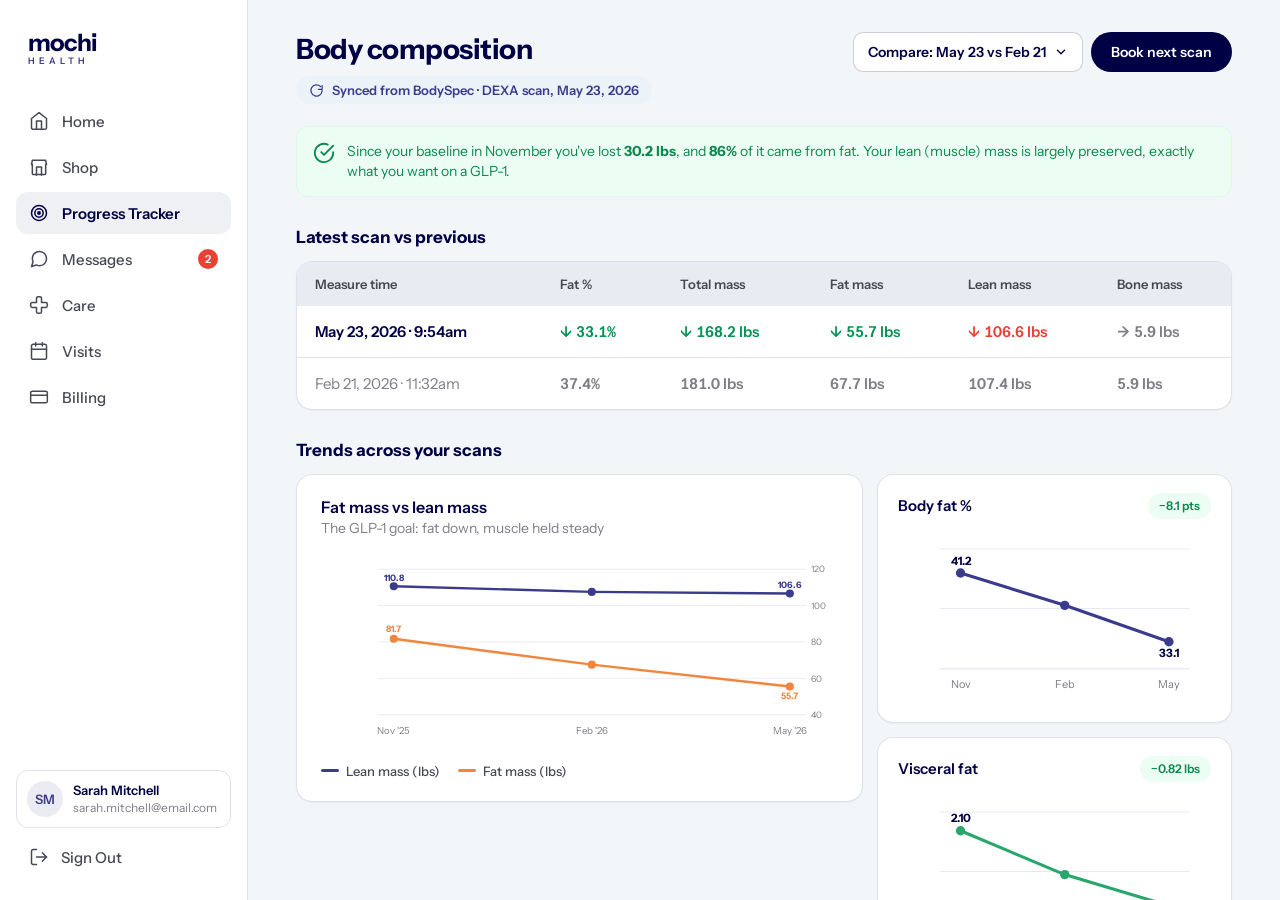
<file: patient/results.html>
<!doctype html>
<html lang="en">
  <head>
    <meta charset="UTF-8" />
    <meta name="viewport" content="width=device-width, initial-scale=1" />
    <title>Patient · Body composition results — Mochi × BodySpec</title>
    <link rel="preconnect" href="https://fonts.googleapis.com" />
    <link rel="preconnect" href="https://fonts.gstatic.com" crossorigin />
    <link
      href="https://fonts.googleapis.com/css2?family=Instrument+Sans:ital,wght@0,400;0,500;0,600;0,700;1,400&family=STIX+Two+Text:ital@1&display=swap"
      rel="stylesheet"
    />
    <link rel="stylesheet" href="../assets/mochi.css" />
    <style>
      .trend-grid {
        display: grid;
        grid-template-columns: 1.6fr 1fr;
        gap: 14px;
        align-items: start;
      }
      .mini-grid {
        display: grid;
        grid-template-rows: 1fr 1fr;
        gap: 14px;
      }
      .selectbox {
        display: inline-flex;
        align-items: center;
        gap: 8px;
        padding: 9px 14px;
        border: 1px solid var(--border);
        border-radius: var(--r-10);
        background: var(--surface);
        font-size: 14px;
        font-weight: 600;
        color: var(--navy);
        cursor: pointer;
      }
      .body-fig {
        width: 46px;
        height: 96px;
      }
      @media (max-width: 980px) {
        .trend-grid {
          grid-template-columns: 1fr;
        }
      }
    </style>
  </head>
  <body>
    <div class="app">
      <aside class="sidebar">
        <div class="logo">mochi<small>HEALTH</small></div>
        <nav class="nav">
          <a href="dashboard.html"
            ><svg
              width="20"
              height="20"
              viewBox="0 0 24 24"
              fill="none"
              stroke="currentColor"
              stroke-width="1.8"
              stroke-linecap="round"
              stroke-linejoin="round"
            >
              <path d="M3 9l9-7 9 7v11a2 2 0 0 1-2 2H5a2 2 0 0 1-2-2z" />
              <polyline points="9 22 9 12 15 12 15 22" />
            </svg>
            Home</a
          >
          <a href="#"
            ><svg
              width="20"
              height="20"
              viewBox="0 0 24 24"
              fill="none"
              stroke="currentColor"
              stroke-width="1.8"
              stroke-linecap="round"
              stroke-linejoin="round"
            >
              <path d="M3 9l1-5h16l1 5" />
              <path d="M4 9v11a1 1 0 0 0 1 1h14a1 1 0 0 0 1-1V9" />
              <path d="M9 22V12h6v10" />
            </svg>
            Shop</a
          >
          <a class="active" href="results.html"
            ><svg
              width="20"
              height="20"
              viewBox="0 0 24 24"
              fill="none"
              stroke="currentColor"
              stroke-width="1.8"
              stroke-linecap="round"
              stroke-linejoin="round"
            >
              <circle cx="12" cy="12" r="9" />
              <circle cx="12" cy="12" r="5" />
              <circle cx="12" cy="12" r="1.4" fill="currentColor" />
            </svg>
            Progress Tracker</a
          >
          <a href="#"
            ><svg
              width="20"
              height="20"
              viewBox="0 0 24 24"
              fill="none"
              stroke="currentColor"
              stroke-width="1.8"
              stroke-linecap="round"
              stroke-linejoin="round"
            >
              <path
                d="M21 11.5a8.38 8.38 0 0 1-.9 3.8 8.5 8.5 0 0 1-7.6 4.7 8.38 8.38 0 0 1-3.8-.9L3 21l1.9-5.7a8.38 8.38 0 0 1-.9-3.8 8.5 8.5 0 0 1 4.7-7.6 8.38 8.38 0 0 1 3.8-.9h.5a8.48 8.48 0 0 1 8 8z"
              />
            </svg>
            Messages <span class="badge">2</span></a
          >
          <a href="#"
            ><svg
              width="20"
              height="20"
              viewBox="0 0 24 24"
              fill="none"
              stroke="currentColor"
              stroke-width="1.8"
              stroke-linecap="round"
              stroke-linejoin="round"
            >
              <path
                d="M11 2a2 2 0 0 0-2 2v5H4a2 2 0 0 0-2 2v2a2 2 0 0 0 2 2h5v5a2 2 0 0 0 2 2h2a2 2 0 0 0 2-2v-5h5a2 2 0 0 0 2-2v-2a2 2 0 0 0-2-2h-5V4a2 2 0 0 0-2-2z"
              />
            </svg>
            Care</a
          >
          <a href="upcoming.html"
            ><svg
              width="20"
              height="20"
              viewBox="0 0 24 24"
              fill="none"
              stroke="currentColor"
              stroke-width="1.8"
              stroke-linecap="round"
              stroke-linejoin="round"
            >
              <rect x="3" y="4" width="18" height="18" rx="2" />
              <line x1="16" y1="2" x2="16" y2="6" />
              <line x1="8" y1="2" x2="8" y2="6" />
              <line x1="3" y1="10" x2="21" y2="10" />
            </svg>
            Visits</a
          >
          <a href="#"
            ><svg
              width="20"
              height="20"
              viewBox="0 0 24 24"
              fill="none"
              stroke="currentColor"
              stroke-width="1.8"
              stroke-linecap="round"
              stroke-linejoin="round"
            >
              <rect x="2" y="5" width="20" height="14" rx="2" />
              <line x1="2" y1="10" x2="22" y2="10" />
            </svg>
            Billing</a
          >
        </nav>
        <div class="profile-card">
          <span class="avatar">SM</span>
          <span class="meta"
            ><b>Sarah Mitchell</b><span>sarah.mitchell@email.com</span></span
          >
        </div>
        <div class="signout">
          <svg
            width="20"
            height="20"
            viewBox="0 0 24 24"
            fill="none"
            stroke="currentColor"
            stroke-width="1.8"
            stroke-linecap="round"
            stroke-linejoin="round"
          >
            <path d="M9 21H5a2 2 0 0 1-2-2V5a2 2 0 0 1 2-2h4" />
            <polyline points="16 17 21 12 16 7" />
            <line x1="21" y1="12" x2="9" y2="12" />
          </svg>
          Sign Out
        </div>
      </aside>

      <main class="main">
        <div class="main-inner">
          <!-- header -->
          <div class="flex between items-start wrap gap-16">
            <div>
              <h1 class="page-title">Body composition</h1>
              <div class="source-pill" style="margin-top: 10px">
                <svg
                  viewBox="0 0 24 24"
                  fill="none"
                  stroke="currentColor"
                  stroke-width="2"
                  stroke-linecap="round"
                  stroke-linejoin="round"
                >
                  <path d="M21 12a9 9 0 1 1-2.6-6.4" />
                  <polyline points="21 4 21 10 15 10" />
                </svg>
                Synced from BodySpec · DEXA scan, May 23, 2026
              </div>
            </div>
            <div class="flex gap-8 wrap">
              <span class="selectbox"
                >Compare: May 23 vs Feb 21
                <svg
                  width="14"
                  height="14"
                  viewBox="0 0 24 24"
                  fill="none"
                  stroke="currentColor"
                  stroke-width="2.4"
                  stroke-linecap="round"
                  stroke-linejoin="round"
                >
                  <polyline points="6 9 12 15 18 9" /></svg
              ></span>
              <a class="btn btn-primary" href="booking.html">Book next scan</a>
            </div>
          </div>

          <!-- GLP-1 story callout -->
          <div class="callout callout-ok" style="margin-top: 22px">
            <svg
              width="22"
              height="22"
              viewBox="0 0 24 24"
              fill="none"
              stroke="currentColor"
              stroke-width="2"
              stroke-linecap="round"
              stroke-linejoin="round"
            >
              <path d="M22 11.08V12a10 10 0 1 1-5.93-9.14" />
              <polyline points="22 4 12 14.01 9 11.01" />
            </svg>
            <div>
              Since your baseline in November you've lost <b>30.2 lbs</b>, and
              <b>86%</b> of it came from fat. Your lean (muscle) mass is largely
              preserved, exactly what you want on a GLP-1.
            </div>
          </div>

          <!-- comparison table (BodySpec style) -->
          <div class="section-label">Latest scan vs previous</div>
          <!-- mobile: transposed (metric rows, scan columns) -->
          <div class="cmp-mobile">
            <div class="cmp-row cmp-head">
              <span>Measure</span><span>May 23</span><span>Feb 21</span>
            </div>
            <div class="cmp-row">
              <span class="cmp-label">Fat %</span>
              <span class="cmp-now t-down t-good">33.1%</span>
              <span class="cmp-prev">37.4%</span>
            </div>
            <div class="cmp-row">
              <span class="cmp-label">Total mass</span>
              <span class="cmp-now t-down t-good">168.2</span>
              <span class="cmp-prev">181.0</span>
            </div>
            <div class="cmp-row">
              <span class="cmp-label">Fat mass</span>
              <span class="cmp-now t-down t-good">55.7</span>
              <span class="cmp-prev">67.7</span>
            </div>
            <div class="cmp-row">
              <span class="cmp-label">Lean mass</span>
              <span class="cmp-now t-down t-bad">106.6</span>
              <span class="cmp-prev">107.4</span>
            </div>
            <div class="cmp-row">
              <span class="cmp-label">Bone mass</span>
              <span class="cmp-now t-flat t-neutral">5.9</span>
              <span class="cmp-prev">5.9</span>
            </div>
          </div>
          <!-- desktop: BodySpec-style (scan rows) -->
          <div class="tbl-wrap cmp-desktop">
            <table class="data-table">
              <thead>
                <tr>
                  <th>Measure time</th>
                  <th>Fat %</th>
                  <th>Total mass</th>
                  <th>Fat mass</th>
                  <th>Lean mass</th>
                  <th>Bone mass</th>
                </tr>
              </thead>
              <tbody>
                <tr>
                  <td style="font-weight: 600">May 23, 2026 · 9:54am</td>
                  <td class="num"><span class="t-down t-good">33.1%</span></td>
                  <td class="num">
                    <span class="t-down t-good">168.2 lbs</span>
                  </td>
                  <td class="num">
                    <span class="t-down t-good">55.7 lbs</span>
                  </td>
                  <td class="num">
                    <span class="t-down t-bad">106.6 lbs</span>
                  </td>
                  <td class="num">
                    <span class="t-flat t-neutral">5.9 lbs</span>
                  </td>
                </tr>
                <tr class="muted-row">
                  <td>Feb 21, 2026 · 11:32am</td>
                  <td class="num">37.4%</td>
                  <td class="num">181.0 lbs</td>
                  <td class="num">67.7 lbs</td>
                  <td class="num">107.4 lbs</td>
                  <td class="num">5.9 lbs</td>
                </tr>
              </tbody>
            </table>
          </div>

          <!-- trends -->
          <div class="section-label">Trends across your scans</div>
          <div class="trend-grid">
            <!-- hero: fat vs lean -->
            <div class="chart-card">
              <div class="card-title">Fat mass vs lean mass</div>
              <div class="card-desc">
                The GLP-1 goal: fat down, muscle held steady
              </div>
              <svg viewBox="0 0 640 260" width="100%" style="margin-top: 8px">
                <!-- gridlines -->
                <g stroke="#e6e9f0" stroke-width="1">
                  <line x1="70" y1="30" x2="600" y2="30" />
                  <line x1="70" y1="75" x2="600" y2="75" />
                  <line x1="70" y1="120" x2="600" y2="120" />
                  <line x1="70" y1="165" x2="600" y2="165" />
                  <line x1="70" y1="210" x2="600" y2="210" />
                </g>
                <!-- y labels (right) -->
                <g
                  fill="#7e7f87"
                  font-size="11"
                  text-anchor="start"
                  font-family="Instrument Sans"
                >
                  <text x="606" y="34">120</text>
                  <text x="606" y="79">100</text>
                  <text x="606" y="124">80</text>
                  <text x="606" y="169">60</text>
                  <text x="606" y="214">40</text>
                </g>
                <!-- lean mass line (purple, flat high) -->
                <polyline
                  fill="none"
                  stroke="#3b3b8d"
                  stroke-width="3"
                  stroke-linecap="round"
                  stroke-linejoin="round"
                  points="90,51 335,58 580,60"
                />
                <g fill="#3b3b8d">
                  <circle cx="90" cy="51" r="5" />
                  <circle cx="335" cy="58" r="5" />
                  <circle cx="580" cy="60" r="5" />
                </g>
                <!-- fat mass line (pumpkin, descending) -->
                <polyline
                  fill="none"
                  stroke="#f2853d"
                  stroke-width="3"
                  stroke-linecap="round"
                  stroke-linejoin="round"
                  points="90,116 335,148 580,175"
                />
                <g fill="#f2853d">
                  <circle cx="90" cy="116" r="5" />
                  <circle cx="335" cy="148" r="5" />
                  <circle cx="580" cy="175" r="5" />
                </g>
                <!-- value labels -->
                <g
                  font-size="11"
                  font-weight="700"
                  font-family="Instrument Sans"
                >
                  <text x="90" y="44" fill="#3b3b8d" text-anchor="middle">
                    110.8
                  </text>
                  <text x="580" y="53" fill="#3b3b8d" text-anchor="middle">
                    106.6
                  </text>
                  <text x="90" y="108" fill="#f2853d" text-anchor="middle">
                    81.7
                  </text>
                  <text x="580" y="190" fill="#f2853d" text-anchor="middle">
                    55.7
                  </text>
                </g>
                <!-- x labels -->
                <g
                  fill="#7e7f87"
                  font-size="12"
                  text-anchor="middle"
                  font-family="Instrument Sans"
                >
                  <text x="90" y="234">Nov '25</text>
                  <text x="335" y="234">Feb '26</text>
                  <text x="580" y="234">May '26</text>
                </g>
              </svg>
              <div class="chart-legend">
                <span class="key"
                  ><span class="swatch" style="background: #3b3b8d"></span> Lean
                  mass (lbs)</span
                >
                <span class="key"
                  ><span class="swatch" style="background: #f2853d"></span> Fat
                  mass (lbs)</span
                >
              </div>
            </div>

            <!-- two mini charts -->
            <div class="mini-grid">
              <div class="chart-card" style="padding: 18px 20px">
                <div class="flex between items-center">
                  <div class="card-title" style="font-size: 15px">
                    Body fat %
                  </div>
                  <span class="tag tag-success">−8.1 pts</span>
                </div>
                <svg viewBox="0 0 300 170" width="100%" style="margin-top: 4px">
                  <g stroke="#e6e9f0" stroke-width="1">
                    <line x1="40" y1="25" x2="280" y2="25" />
                    <line x1="40" y1="82" x2="280" y2="82" />
                    <line x1="40" y1="140" x2="280" y2="140" />
                  </g>
                  <polyline
                    fill="none"
                    stroke="#3b3b8d"
                    stroke-width="3"
                    stroke-linecap="round"
                    stroke-linejoin="round"
                    points="60,48 160,79 260,114"
                  />
                  <g fill="#3b3b8d">
                    <circle cx="60" cy="48" r="4.5" />
                    <circle cx="160" cy="79" r="4.5" />
                    <circle cx="260" cy="114" r="4.5" />
                  </g>
                  <g
                    font-size="11"
                    font-weight="700"
                    fill="#000045"
                    font-family="Instrument Sans"
                  >
                    <text x="60" y="40" text-anchor="middle">41.2</text>
                    <text x="260" y="129" text-anchor="middle">33.1</text>
                  </g>
                  <g
                    fill="#7e7f87"
                    font-size="10.5"
                    text-anchor="middle"
                    font-family="Instrument Sans"
                  >
                    <text x="60" y="158">Nov</text>
                    <text x="160" y="158">Feb</text>
                    <text x="260" y="158">May</text>
                  </g>
                </svg>
              </div>
              <div class="chart-card" style="padding: 18px 20px">
                <div class="flex between items-center">
                  <div class="card-title" style="font-size: 15px">
                    Visceral fat
                  </div>
                  <span class="tag tag-success">−0.82 lbs</span>
                </div>
                <svg viewBox="0 0 300 170" width="100%" style="margin-top: 4px">
                  <g stroke="#e6e9f0" stroke-width="1">
                    <line x1="40" y1="25" x2="280" y2="25" />
                    <line x1="40" y1="82" x2="280" y2="82" />
                    <line x1="40" y1="140" x2="280" y2="140" />
                  </g>
                  <polyline
                    fill="none"
                    stroke="#29a66c"
                    stroke-width="3"
                    stroke-linecap="round"
                    stroke-linejoin="round"
                    points="60,43 160,85 260,115"
                  />
                  <g fill="#29a66c">
                    <circle cx="60" cy="43" r="4.5" />
                    <circle cx="160" cy="85" r="4.5" />
                    <circle cx="260" cy="115" r="4.5" />
                  </g>
                  <g
                    font-size="11"
                    font-weight="700"
                    fill="#000045"
                    font-family="Instrument Sans"
                  >
                    <text x="60" y="35" text-anchor="middle">2.10</text>
                    <text x="260" y="130" text-anchor="middle">1.28</text>
                  </g>
                  <g
                    fill="#7e7f87"
                    font-size="10.5"
                    text-anchor="middle"
                    font-family="Instrument Sans"
                  >
                    <text x="60" y="158">Nov</text>
                    <text x="160" y="158">Feb</text>
                    <text x="260" y="158">May</text>
                  </g>
                </svg>
              </div>
            </div>
          </div>

          <!-- BodySpec metric grid (recreated) -->
          <div class="section-label">Full report</div>
          <div class="results-section">
            <div class="metric-grid">
              <!-- scan image -->
              <div class="metric-card">
                <div class="metric-name">Scan image</div>
                <div
                  class="scan-frame"
                  style="
                    flex: 1;
                    display: flex;
                    align-items: center;
                    justify-content: center;
                    padding: 8px;
                  "
                >
                  <svg viewBox="0 0 120 150" width="92" height="115">
                    <defs>
                      <radialGradient id="glow" cx="50%" cy="38%" r="60%">
                        <stop offset="0%" stop-color="#3a2a5e" />
                        <stop offset="100%" stop-color="#0b0b1a" />
                      </radialGradient>
                      <linearGradient id="heat" x1="0" y1="0" x2="0" y2="1">
                        <stop offset="0%" stop-color="#ffd28a" />
                        <stop offset="40%" stop-color="#f2853d" />
                        <stop offset="70%" stop-color="#e5564b" />
                        <stop offset="100%" stop-color="#6d6cc4" />
                      </linearGradient>
                    </defs>
                    <rect width="120" height="150" fill="url(#glow)" />
                    <!-- body heat silhouette -->
                    <g fill="url(#heat)" opacity="0.92">
                      <circle cx="60" cy="24" r="11" />
                      <path
                        d="M48 36 h24 l6 30 q2 8 -3 9 l-6 1 v34 h-6 v-30 h-6 v30 h-6 v-34 l-6 -1 q-5 -1 -3 -9 z"
                      />
                      <rect
                        x="30"
                        y="40"
                        width="7"
                        height="40"
                        rx="3.5"
                        transform="rotate(8 33 60)"
                      />
                      <rect
                        x="83"
                        y="40"
                        width="7"
                        height="40"
                        rx="3.5"
                        transform="rotate(-8 86 60)"
                      />
                    </g>
                    <!-- skeletal overlay -->
                    <g
                      stroke="#fff"
                      stroke-opacity="0.5"
                      stroke-width="1"
                      fill="none"
                    >
                      <line x1="60" y1="40" x2="60" y2="92" />
                      <path
                        d="M52 50 q8 4 16 0 M51 58 q9 5 18 0 M52 66 q8 4 16 0"
                      />
                    </g>
                  </svg>
                </div>
                <div class="scan-caption">DEXA · 05/23/26</div>
              </div>

              <!-- body fat % -->
              <div class="metric-card">
                <div class="metric-name">Body fat %</div>
                <div class="metric-readout">
                  <span class="metric-old">37.4</span>
                  <span class="metric-arrow t-good">↓</span>
                  <span class="metric-new">33.1</span
                  ><span class="metric-unit">%</span>
                </div>
                <div class="metric-dates">
                  <span class="d-old">02/21/26</span><span>05/23/26</span>
                </div>
                <div class="metric-context">
                  <b>42%</b> of people have higher body fat % than you
                </div>
                <div class="pbar">
                  <span class="marker" style="left: 50%"></span>
                </div>
              </div>

              <!-- visceral fat -->
              <div class="metric-card">
                <div class="metric-name">Visceral fat</div>
                <div class="metric-readout">
                  <span class="metric-old">1.62</span>
                  <span class="metric-arrow t-good">↓</span>
                  <span class="metric-new">1.28</span
                  ><span class="metric-unit">lbs</span>
                </div>
                <div class="metric-dates">
                  <span class="d-old">02/21/26</span><span>05/23/26</span>
                </div>
                <div class="metric-context">
                  You're in the lowest <b>35%</b> of people for visceral fat
                </div>
                <div class="pbar">
                  <span class="marker" style="left: 28%"></span>
                </div>
              </div>

              <!-- lean mass -->
              <div class="metric-card">
                <div class="metric-name">Lean mass index</div>
                <div class="metric-readout">
                  <span class="metric-old">16.8</span>
                  <span class="metric-arrow t-neutral">→</span>
                  <span class="metric-new">16.7</span
                  ><span class="metric-unit">kg/m<sup>2</sup></span>
                </div>
                <div class="metric-dates">
                  <span class="d-old">02/21/26</span><span>05/23/26</span>
                </div>
                <div class="metric-context">
                  You're in the <b>56th</b> percentile for avg lean mass
                </div>
                <div class="pbar pbar--rev">
                  <span class="marker" style="left: 56%"></span>
                </div>
              </div>

              <!-- bone density -->
              <div class="metric-card">
                <div class="metric-name">Bone density</div>
                <div class="metric-readout">
                  <span class="metric-old">1.12</span>
                  <span class="metric-arrow t-neutral">→</span>
                  <span class="metric-new">1.11</span
                  ><span class="metric-unit">g/cm<sup>2</sup></span>
                </div>
                <div class="metric-dates">
                  <span class="d-old">02/21/26</span><span>05/23/26</span>
                </div>
                <div class="metric-context">
                  Your bone density is in the <b>healthy</b> range
                </div>
                <div class="pbar pbar--rev">
                  <span class="marker" style="left: 64%"></span>
                </div>
              </div>

              <!-- regional comp -->
              <div class="metric-card">
                <div class="metric-name">Regional comp</div>
                <div
                  style="
                    flex: 1;
                    display: flex;
                    align-items: center;
                    justify-content: center;
                    gap: 6px;
                    padding: 6px 0;
                  "
                >
                  <!-- arms highlighted -->
                  <svg class="body-fig" viewBox="0 0 46 96">
                    <g fill="#e7e9f0">
                      <circle cx="23" cy="11" r="8" />
                      <rect x="15" y="20" width="16" height="34" rx="6" />
                      <rect x="17" y="52" width="5" height="34" rx="2.5" />
                      <rect x="24" y="52" width="5" height="34" rx="2.5" />
                    </g>
                    <g fill="#66cc9d">
                      <rect
                        x="6"
                        y="22"
                        width="6"
                        height="32"
                        rx="3"
                        transform="rotate(6 9 38)"
                      />
                      <rect
                        x="34"
                        y="22"
                        width="6"
                        height="32"
                        rx="3"
                        transform="rotate(-6 37 38)"
                      />
                    </g>
                  </svg>
                  <!-- trunk highlighted -->
                  <svg class="body-fig" viewBox="0 0 46 96">
                    <g fill="#e7e9f0">
                      <circle cx="23" cy="11" r="8" />
                      <rect
                        x="6"
                        y="22"
                        width="6"
                        height="32"
                        rx="3"
                        transform="rotate(6 9 38)"
                      />
                      <rect
                        x="34"
                        y="22"
                        width="6"
                        height="32"
                        rx="3"
                        transform="rotate(-6 37 38)"
                      />
                      <rect x="17" y="52" width="5" height="34" rx="2.5" />
                      <rect x="24" y="52" width="5" height="34" rx="2.5" />
                    </g>
                    <g fill="#80b3ff">
                      <rect x="15" y="20" width="16" height="34" rx="6" />
                    </g>
                  </svg>
                  <!-- legs highlighted -->
                  <svg class="body-fig" viewBox="0 0 46 96">
                    <g fill="#e7e9f0">
                      <circle cx="23" cy="11" r="8" />
                      <rect x="15" y="20" width="16" height="34" rx="6" />
                      <rect
                        x="6"
                        y="22"
                        width="6"
                        height="32"
                        rx="3"
                        transform="rotate(6 9 38)"
                      />
                      <rect
                        x="34"
                        y="22"
                        width="6"
                        height="32"
                        rx="3"
                        transform="rotate(-6 37 38)"
                      />
                    </g>
                    <g fill="#9a8cff">
                      <rect x="17" y="52" width="5" height="34" rx="2.5" />
                      <rect x="24" y="52" width="5" height="34" rx="2.5" />
                    </g>
                  </svg>
                </div>
                <div class="metric-context" style="padding-top: 8px">
                  Lean mass is balanced across arms, trunk and legs
                </div>
              </div>

              <!-- resting metabolic -->
              <div class="metric-card">
                <div class="metric-name">Resting metabolic</div>
                <div class="metric-readout">
                  <span class="metric-old">1465</span>
                  <span class="metric-arrow t-neutral">→</span>
                  <span class="metric-new">1440</span
                  ><span class="metric-unit">cal</span>
                </div>
                <div class="metric-dates">
                  <span class="d-old">02/21/26</span><span>05/23/26</span>
                </div>
                <div class="metric-context">
                  RMR is a tool to understand your metabolism. There's no "good"
                  or "bad" RMR.
                </div>
              </div>

              <!-- limb lean mass -->
              <div class="metric-card">
                <div class="metric-name">Limb lean mass</div>
                <div class="metric-readout">
                  <span class="metric-old">7.9</span>
                  <span class="metric-arrow t-neutral">→</span>
                  <span class="metric-new">7.8</span
                  ><span class="metric-unit">kg/m<sup>2</sup></span>
                </div>
                <div class="metric-dates">
                  <span class="d-old">02/21/26</span><span>05/23/26</span>
                </div>
                <div class="metric-context">
                  You're in the <b>60th</b> percentile for avg limb lean
                </div>
                <div class="pbar pbar--rev">
                  <span class="marker" style="left: 60%"></span>
                </div>
              </div>
            </div>
          </div>

          <div class="flex between items-center" style="margin-top: 24px">
            <a class="btn btn-tertiary" href="history.html"
              >View scan history</a
            >
            <span class="muted" style="font-size: 13px"
              >Reviewed by your care team on May 24, 2026</span
            >
          </div>
        </div>
      </main>
    </div>
  </body>
</html>
</file>
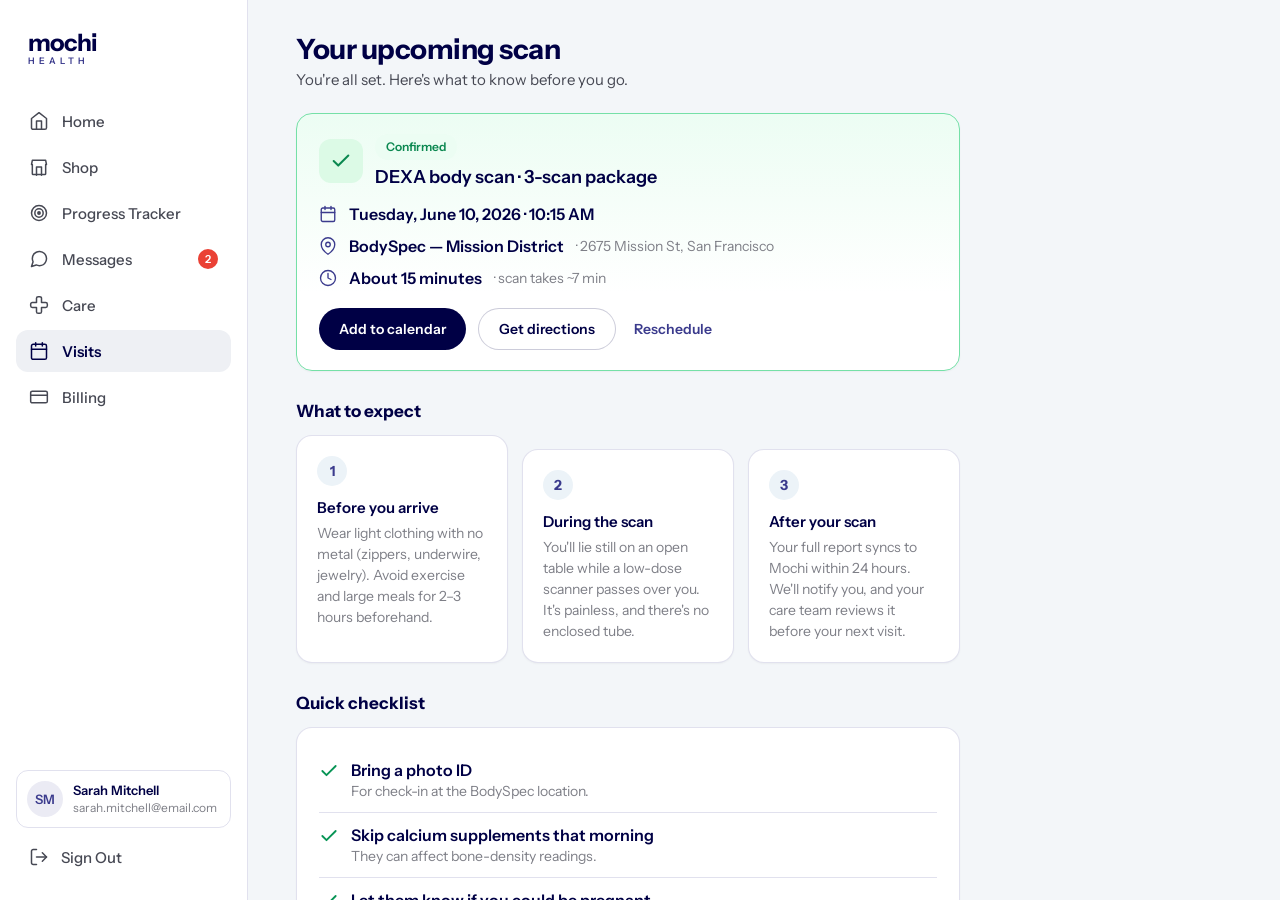
<file: patient/upcoming.html>
<!doctype html>
<html lang="en">
  <head>
    <meta charset="UTF-8" />
    <meta name="viewport" content="width=device-width, initial-scale=1" />
    <title>Patient · Upcoming scan — Mochi × BodySpec</title>
    <link rel="preconnect" href="https://fonts.googleapis.com" />
    <link rel="preconnect" href="https://fonts.gstatic.com" crossorigin />
    <link
      href="https://fonts.googleapis.com/css2?family=Instrument+Sans:ital,wght@0,400;0,500;0,600;0,700;1,400&family=STIX+Two+Text:ital@1&display=swap"
      rel="stylesheet"
    />
    <link rel="stylesheet" href="../assets/mochi.css" />
    <style>
      .expect {
        display: grid;
        grid-template-columns: repeat(3, 1fr);
        gap: 14px;
      }
      .expect .card {
        padding: 20px;
      }
      .expect .num {
        width: 30px;
        height: 30px;
        border-radius: 50%;
        background: var(--accent3-100);
        color: var(--purple);
        font-weight: 700;
        display: flex;
        align-items: center;
        justify-content: center;
        font-size: 14px;
        margin-bottom: 12px;
      }
      .check-row {
        display: flex;
        gap: 12px;
        align-items: flex-start;
        padding: 12px 0;
        border-bottom: 1px solid var(--border-subtler);
      }
      .check-row:last-child {
        border-bottom: none;
      }
      .check-ic {
        color: var(--success-600);
        flex-shrink: 0;
        margin-top: 1px;
      }
      @media (max-width: 820px) {
        .expect {
          grid-template-columns: 1fr;
        }
      }
    </style>
  </head>
  <body>
    <div class="app">
      <aside class="sidebar">
        <div class="logo">mochi<small>HEALTH</small></div>
        <nav class="nav">
          <a href="dashboard.html"
            ><svg
              width="20"
              height="20"
              viewBox="0 0 24 24"
              fill="none"
              stroke="currentColor"
              stroke-width="1.8"
              stroke-linecap="round"
              stroke-linejoin="round"
            >
              <path d="M3 9l9-7 9 7v11a2 2 0 0 1-2 2H5a2 2 0 0 1-2-2z" />
              <polyline points="9 22 9 12 15 12 15 22" />
            </svg>
            Home</a
          >
          <a href="#"
            ><svg
              width="20"
              height="20"
              viewBox="0 0 24 24"
              fill="none"
              stroke="currentColor"
              stroke-width="1.8"
              stroke-linecap="round"
              stroke-linejoin="round"
            >
              <path d="M3 9l1-5h16l1 5" />
              <path d="M4 9v11a1 1 0 0 0 1 1h14a1 1 0 0 0 1-1V9" />
              <path d="M9 22V12h6v10" />
            </svg>
            Shop</a
          >
          <a href="results.html"
            ><svg
              width="20"
              height="20"
              viewBox="0 0 24 24"
              fill="none"
              stroke="currentColor"
              stroke-width="1.8"
              stroke-linecap="round"
              stroke-linejoin="round"
            >
              <circle cx="12" cy="12" r="9" />
              <circle cx="12" cy="12" r="5" />
              <circle cx="12" cy="12" r="1.4" fill="currentColor" />
            </svg>
            Progress Tracker</a
          >
          <a href="#"
            ><svg
              width="20"
              height="20"
              viewBox="0 0 24 24"
              fill="none"
              stroke="currentColor"
              stroke-width="1.8"
              stroke-linecap="round"
              stroke-linejoin="round"
            >
              <path
                d="M21 11.5a8.38 8.38 0 0 1-.9 3.8 8.5 8.5 0 0 1-7.6 4.7 8.38 8.38 0 0 1-3.8-.9L3 21l1.9-5.7a8.38 8.38 0 0 1-.9-3.8 8.5 8.5 0 0 1 4.7-7.6 8.38 8.38 0 0 1 3.8-.9h.5a8.48 8.48 0 0 1 8 8z"
              />
            </svg>
            Messages <span class="badge">2</span></a
          >
          <a href="#"
            ><svg
              width="20"
              height="20"
              viewBox="0 0 24 24"
              fill="none"
              stroke="currentColor"
              stroke-width="1.8"
              stroke-linecap="round"
              stroke-linejoin="round"
            >
              <path
                d="M11 2a2 2 0 0 0-2 2v5H4a2 2 0 0 0-2 2v2a2 2 0 0 0 2 2h5v5a2 2 0 0 0 2 2h2a2 2 0 0 0 2-2v-5h5a2 2 0 0 0 2-2v-2a2 2 0 0 0-2-2h-5V4a2 2 0 0 0-2-2z"
              />
            </svg>
            Care</a
          >
          <a class="active" href="upcoming.html"
            ><svg
              width="20"
              height="20"
              viewBox="0 0 24 24"
              fill="none"
              stroke="currentColor"
              stroke-width="1.8"
              stroke-linecap="round"
              stroke-linejoin="round"
            >
              <rect x="3" y="4" width="18" height="18" rx="2" />
              <line x1="16" y1="2" x2="16" y2="6" />
              <line x1="8" y1="2" x2="8" y2="6" />
              <line x1="3" y1="10" x2="21" y2="10" />
            </svg>
            Visits</a
          >
          <a href="#"
            ><svg
              width="20"
              height="20"
              viewBox="0 0 24 24"
              fill="none"
              stroke="currentColor"
              stroke-width="1.8"
              stroke-linecap="round"
              stroke-linejoin="round"
            >
              <rect x="2" y="5" width="20" height="14" rx="2" />
              <line x1="2" y1="10" x2="22" y2="10" />
            </svg>
            Billing</a
          >
        </nav>
        <div class="profile-card">
          <span class="avatar">SM</span>
          <span class="meta"
            ><b>Sarah Mitchell</b><span>sarah.mitchell@email.com</span></span
          >
        </div>
        <div class="signout">
          <svg
            width="20"
            height="20"
            viewBox="0 0 24 24"
            fill="none"
            stroke="currentColor"
            stroke-width="1.8"
            stroke-linecap="round"
            stroke-linejoin="round"
          >
            <path d="M9 21H5a2 2 0 0 1-2-2V5a2 2 0 0 1 2-2h4" />
            <polyline points="16 17 21 12 16 7" />
            <line x1="21" y1="12" x2="9" y2="12" />
          </svg>
          Sign Out
        </div>
      </aside>

      <main class="main">
        <div class="main-inner main-inner--narrow">
          <h1 class="page-title">Your upcoming scan</h1>
          <p class="page-sub">
            You're all set. Here's what to know before you go.
          </p>

          <!-- confirmation card -->
          <div
            class="card card-pad"
            style="
              margin-top: 24px;
              border-color: var(--success-300);
              background: linear-gradient(
                180deg,
                var(--success-50),
                var(--surface) 70%
              );
            "
          >
            <div class="flex items-center gap-12" style="margin-bottom: 16px">
              <span
                class="lead-icon"
                style="
                  background: var(--success-100);
                  color: var(--success-700);
                "
                ><svg
                  width="22"
                  height="22"
                  viewBox="0 0 24 24"
                  fill="none"
                  stroke="currentColor"
                  stroke-width="2.2"
                  stroke-linecap="round"
                  stroke-linejoin="round"
                >
                  <polyline points="20 6 9 17 4 12" /></svg
              ></span>
              <div>
                <div class="tag tag-success">Confirmed</div>
                <div
                  class="card-title"
                  style="margin-top: 6px; font-size: 18px"
                >
                  DEXA body scan · 3-scan package
                </div>
              </div>
            </div>

            <div class="col gap-12">
              <div class="flex items-center gap-12">
                <svg
                  width="18"
                  height="18"
                  viewBox="0 0 24 24"
                  fill="none"
                  stroke="var(--purple)"
                  stroke-width="1.8"
                  stroke-linecap="round"
                  stroke-linejoin="round"
                >
                  <rect x="3" y="4" width="18" height="18" rx="2" />
                  <line x1="16" y1="2" x2="16" y2="6" />
                  <line x1="8" y1="2" x2="8" y2="6" />
                  <line x1="3" y1="10" x2="21" y2="10" />
                </svg>
                <span style="font-weight: 600"
                  >Tuesday, June 10, 2026 · 10:15 AM</span
                >
              </div>
              <div class="flex items-center gap-12">
                <svg
                  width="18"
                  height="18"
                  viewBox="0 0 24 24"
                  fill="none"
                  stroke="var(--purple)"
                  stroke-width="1.8"
                  stroke-linecap="round"
                  stroke-linejoin="round"
                >
                  <path d="M21 10c0 7-9 13-9 13s-9-6-9-13a9 9 0 0 1 18 0z" />
                  <circle cx="12" cy="10" r="3" />
                </svg>
                <span style="font-weight: 600">BodySpec — Mission District</span
                ><span class="muted" style="font-size: 14px"
                  >· 2675 Mission St, San Francisco</span
                >
              </div>
              <div class="flex items-center gap-12">
                <svg
                  width="18"
                  height="18"
                  viewBox="0 0 24 24"
                  fill="none"
                  stroke="var(--purple)"
                  stroke-width="1.8"
                  stroke-linecap="round"
                  stroke-linejoin="round"
                >
                  <circle cx="12" cy="12" r="10" />
                  <polyline points="12 6 12 12 16 14" />
                </svg>
                <span style="font-weight: 600">About 15 minutes</span
                ><span class="muted" style="font-size: 14px"
                  >· scan takes ~7 min</span
                >
              </div>
            </div>

            <div class="flex gap-12 wrap" style="margin-top: 20px">
              <button class="btn btn-primary">Add to calendar</button>
              <button class="btn btn-tertiary">Get directions</button>
              <button class="btn btn-text">Reschedule</button>
            </div>
          </div>

          <!-- what to expect -->
          <div class="section-label">What to expect</div>
          <div class="expect">
            <div class="card">
              <div class="num">1</div>
              <div class="card-title" style="font-size: 15px">
                Before you arrive
              </div>
              <div class="card-desc" style="line-height: 1.5; margin-top: 6px">
                Wear light clothing with no metal (zippers, underwire, jewelry).
                Avoid exercise and large meals for 2–3 hours beforehand.
              </div>
            </div>
            <div class="card">
              <div class="num">2</div>
              <div class="card-title" style="font-size: 15px">
                During the scan
              </div>
              <div class="card-desc" style="line-height: 1.5; margin-top: 6px">
                You'll lie still on an open table while a low-dose scanner
                passes over you. It's painless, and there's no enclosed tube.
              </div>
            </div>
            <div class="card">
              <div class="num">3</div>
              <div class="card-title" style="font-size: 15px">
                After your scan
              </div>
              <div class="card-desc" style="line-height: 1.5; margin-top: 6px">
                Your full report syncs to Mochi within 24 hours. We'll notify
                you, and your care team reviews it before your next visit.
              </div>
            </div>
          </div>

          <!-- prep checklist -->
          <div class="section-label">Quick checklist</div>
          <div class="card card-pad">
            <div class="check-row">
              <span class="check-ic"
                ><svg
                  width="20"
                  height="20"
                  viewBox="0 0 24 24"
                  fill="none"
                  stroke="currentColor"
                  stroke-width="2.2"
                  stroke-linecap="round"
                  stroke-linejoin="round"
                >
                  <polyline points="20 6 9 17 4 12" /></svg
              ></span>
              <div>
                <div style="font-weight: 600">Bring a photo ID</div>
                <div class="card-desc">
                  For check-in at the BodySpec location.
                </div>
              </div>
            </div>
            <div class="check-row">
              <span class="check-ic"
                ><svg
                  width="20"
                  height="20"
                  viewBox="0 0 24 24"
                  fill="none"
                  stroke="currentColor"
                  stroke-width="2.2"
                  stroke-linecap="round"
                  stroke-linejoin="round"
                >
                  <polyline points="20 6 9 17 4 12" /></svg
              ></span>
              <div>
                <div style="font-weight: 600">
                  Skip calcium supplements that morning
                </div>
                <div class="card-desc">
                  They can affect bone-density readings.
                </div>
              </div>
            </div>
            <div class="check-row">
              <span class="check-ic"
                ><svg
                  width="20"
                  height="20"
                  viewBox="0 0 24 24"
                  fill="none"
                  stroke="currentColor"
                  stroke-width="2.2"
                  stroke-linecap="round"
                  stroke-linejoin="round"
                >
                  <polyline points="20 6 9 17 4 12" /></svg
              ></span>
              <div>
                <div style="font-weight: 600">
                  Let them know if you could be pregnant
                </div>
                <div class="card-desc">
                  DEXA uses a very low dose of radiation, but they'll want to
                  know.
                </div>
              </div>
            </div>
          </div>

          <div class="callout callout-info" style="margin-top: 24px">
            <svg
              width="20"
              height="20"
              viewBox="0 0 24 24"
              fill="none"
              stroke="currentColor"
              stroke-width="1.9"
              stroke-linecap="round"
              stroke-linejoin="round"
            >
              <circle cx="12" cy="12" r="10" />
              <line x1="12" y1="16" x2="12" y2="12" />
              <line x1="12" y1="8" x2="12.01" y2="8" />
            </svg>
            <div>
              This is your <b>baseline</b> scan. After it syncs, you'll be able
              to compare every future scan against it to see how your body
              composition is changing on treatment.
            </div>
          </div>
        </div>
      </main>
    </div>
  </body>
</html>
</file>
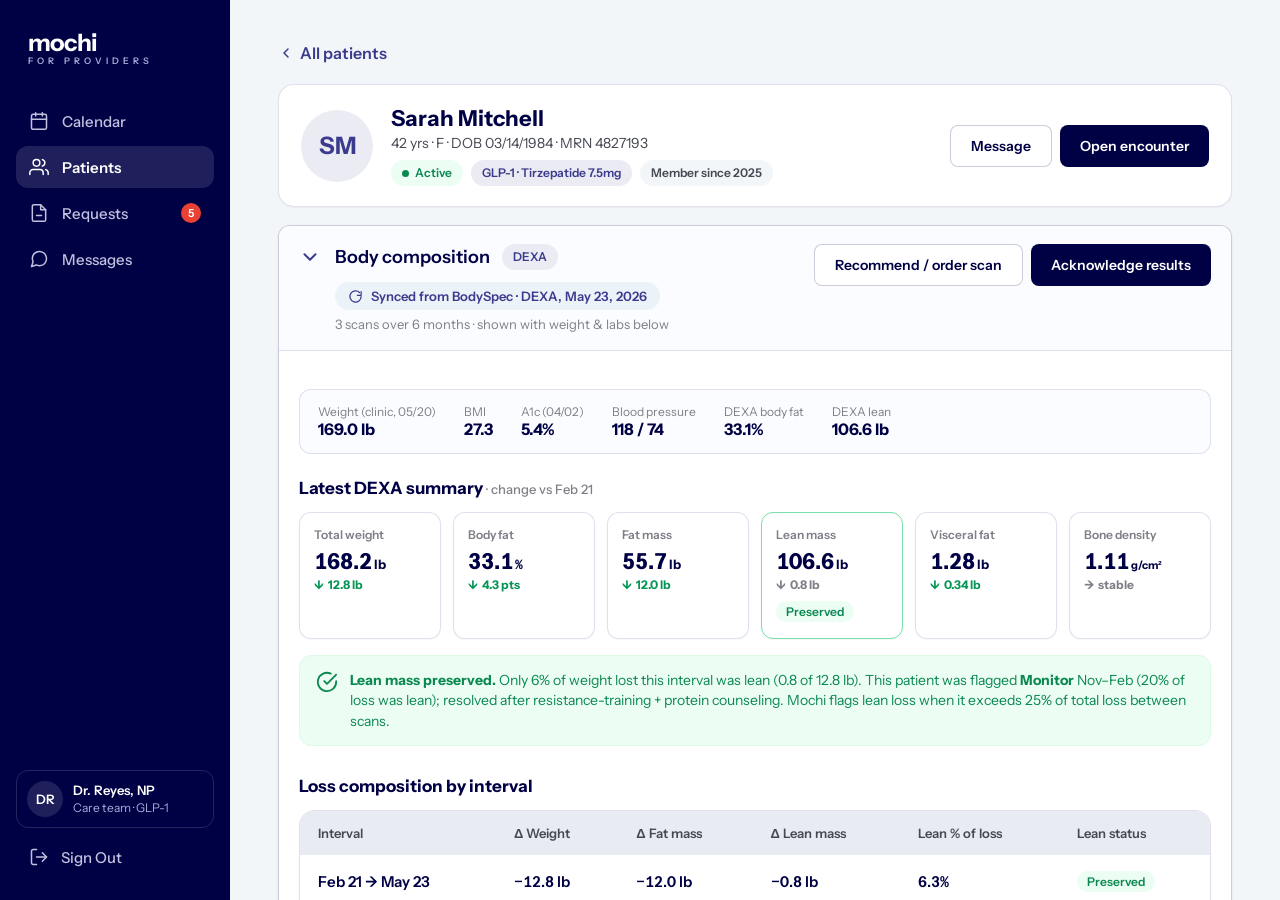
<file: provider/chart.html>
<!doctype html>
<html lang="en">
  <head>
    <meta charset="UTF-8" />
    <meta name="viewport" content="width=device-width, initial-scale=1" />
    <title>Provider · Patient chart — Mochi × BodySpec</title>
    <link rel="preconnect" href="https://fonts.googleapis.com" />
    <link rel="preconnect" href="https://fonts.gstatic.com" crossorigin />
    <link
      href="https://fonts.googleapis.com/css2?family=Instrument+Sans:ital,wght@0,400;0,500;0,600;0,700;1,400&family=STIX+Two+Text:ital@1&display=swap"
      rel="stylesheet"
    />
    <link rel="stylesheet" href="../assets/mochi.css" />
    <style>
      /* patient header */
      .pt-header {
        display: flex;
        align-items: center;
        gap: 18px;
      }
      .pt-avatar {
        width: 72px;
        height: 72px;
        border-radius: 50%;
        background: var(--purple-subtle);
        color: var(--purple);
        display: flex;
        align-items: center;
        justify-content: center;
        font-size: 24px;
        font-weight: 700;
        flex-shrink: 0;
      }
      .pt-meta .name {
        font-size: 22px;
        font-weight: 700;
        color: var(--navy);
      }
      .pt-meta .sub {
        font-size: 14px;
        color: var(--text-subtle);
        margin-top: 2px;
      }

      /* summary metric cards */
      .sum-grid {
        display: grid;
        grid-template-columns: repeat(6, 1fr);
        gap: 12px;
      }
      .sum {
        background: var(--surface);
        border: 1px solid var(--border-subtler);
        border-radius: var(--r-12);
        padding: 14px 14px 16px;
        box-shadow: var(--shadow-subtle);
      }
      .sum .l {
        font-size: 12px;
        color: var(--text-subtler);
        font-weight: 600;
      }
      .sum .v {
        font-size: 22px;
        font-weight: 800;
        color: var(--navy);
        margin-top: 6px;
        font-variant-numeric: tabular-nums;
      }
      .sum .d {
        font-size: 12px;
        font-weight: 700;
        margin-top: 2px;
      }
      .sum .flag {
        margin-top: 8px;
      }

      /* labs strip */
      .labs-strip {
        display: flex;
        gap: 28px;
        flex-wrap: wrap;
        padding: 14px 18px;
        background: var(--accent2-100);
        border: 1px solid var(--border-subtler);
        border-radius: var(--r-12);
      }
      .labs-strip .l {
        font-size: 12px;
        color: var(--text-subtler);
      }
      .labs-strip .v {
        font-size: 16px;
        font-weight: 700;
        color: var(--navy);
      }

      /* InBody-style cumulative table */
      .inbody {
        width: 100%;
        border-collapse: collapse;
        font-size: 14px;
        background: var(--surface);
      }
      .inbody th,
      .inbody td {
        border: 1px solid var(--border-subtler);
        padding: 10px 12px;
        text-align: center;
        vertical-align: middle;
      }
      .inbody thead th {
        background: var(--navy);
        color: #fff;
        font-weight: 600;
        font-size: 13px;
      }
      .inbody thead th:first-child {
        background: var(--navy);
      }
      .inbody .rowlabel {
        text-align: left;
        font-weight: 600;
        color: var(--navy);
        background: var(--accent2-200);
        white-space: nowrap;
      }
      .inbody .val {
        font-weight: 700;
        color: var(--navy);
      }
      .inbody .val .rng {
        display: block;
        font-size: 11px;
        font-weight: 500;
        color: var(--text-subtler);
        margin-top: 2px;
      }
      .inbody .grp {
        font-weight: 800;
        font-size: 17px;
        color: var(--navy);
      }
      .inbody .grp .rng {
        display: block;
        font-size: 11px;
        font-weight: 500;
        color: var(--text-subtler);
        margin-top: 3px;
      }
      .inbody .g-tbw {
        background: #ecf3f8;
      }
      .inbody .g-sl {
        background: #e9f1ff;
      }
      .inbody .g-ffm {
        background: #eef0fb;
      }
      .inbody .g-wt {
        background: #e9f3f0;
      }
      .inbody .blank {
        background: #fbfcfe;
      }
      .inbody .nonoss {
        color: var(--text-subtler);
        font-size: 11px;
        font-style: italic;
        background: #fbfcfe;
      }
      .inbody .over {
        color: var(--warning-700);
      }

      @media (max-width: 1100px) {
        .sum-grid {
          grid-template-columns: repeat(3, 1fr);
        }
      }
      @media (max-width: 640px) {
        .sum-grid {
          grid-template-columns: repeat(2, 1fr);
        }
      }

      /* chart record accordion (body composition expanded) */
      .rec-list {
        display: flex;
        flex-direction: column;
        gap: 12px;
      }
      .rec {
        display: flex;
        align-items: center;
        gap: 14px;
        padding: 16px 20px;
        background: var(--surface);
        border: 1px solid var(--border-subtler);
        border-radius: var(--r-12);
        box-shadow: var(--shadow-subtle);
        cursor: pointer;
        transition: box-shadow 0.15s;
      }
      .rec:hover {
        box-shadow: var(--shadow-md);
      }
      .rec-title {
        font-size: 15px;
        font-weight: 600;
        color: var(--navy);
      }
      .rec-sum {
        font-size: 13px;
        color: var(--text-subtler);
        margin-top: 2px;
      }
      .rec .chev-r {
        color: var(--text-subtler);
        margin-left: auto;
        flex-shrink: 0;
      }
      .rec-open {
        background: var(--surface);
        border: 1px solid var(--border);
        border-radius: var(--r-12);
        box-shadow: var(--shadow-card);
        overflow: hidden;
      }
      .rec-head {
        display: flex;
        align-items: flex-start;
        gap: 14px;
        padding: 18px 20px;
        background: var(--accent2-100);
        border-bottom: 1px solid var(--border-subtler);
      }
      .rec-head .chev-d {
        color: var(--purple);
        flex-shrink: 0;
        margin-top: 2px;
      }
      .rec-body {
        padding: 22px 20px;
      }
    </style>
  </head>
  <body>
    <div class="app">
      <!-- ===== provider dark sidebar ===== -->
      <aside class="sidebar sidebar--provider">
        <div class="logo">mochi<small>FOR PROVIDERS</small></div>
        <nav class="nav">
          <a href="#"
            ><svg
              width="20"
              height="20"
              viewBox="0 0 24 24"
              fill="none"
              stroke="currentColor"
              stroke-width="1.8"
              stroke-linecap="round"
              stroke-linejoin="round"
            >
              <rect x="3" y="4" width="18" height="18" rx="2" />
              <line x1="16" y1="2" x2="16" y2="6" />
              <line x1="8" y1="2" x2="8" y2="6" />
              <line x1="3" y1="10" x2="21" y2="10" />
            </svg>
            Calendar</a
          >
          <a class="active" href="#"
            ><svg
              width="20"
              height="20"
              viewBox="0 0 24 24"
              fill="none"
              stroke="currentColor"
              stroke-width="1.8"
              stroke-linecap="round"
              stroke-linejoin="round"
            >
              <path d="M17 21v-2a4 4 0 0 0-4-4H5a4 4 0 0 0-4 4v2" />
              <circle cx="9" cy="7" r="4" />
              <path d="M23 21v-2a4 4 0 0 0-3-3.87" />
              <path d="M16 3.13a4 4 0 0 1 0 7.75" />
            </svg>
            Patients</a
          >
          <a href="#"
            ><svg
              width="20"
              height="20"
              viewBox="0 0 24 24"
              fill="none"
              stroke="currentColor"
              stroke-width="1.8"
              stroke-linecap="round"
              stroke-linejoin="round"
            >
              <path
                d="M14 2H6a2 2 0 0 0-2 2v16a2 2 0 0 0 2 2h12a2 2 0 0 0 2-2V8z"
              />
              <polyline points="14 2 14 8 20 8" />
              <line x1="9" y1="15" x2="15" y2="15" />
            </svg>
            Requests <span class="badge">5</span></a
          >
          <a href="#"
            ><svg
              width="20"
              height="20"
              viewBox="0 0 24 24"
              fill="none"
              stroke="currentColor"
              stroke-width="1.8"
              stroke-linecap="round"
              stroke-linejoin="round"
            >
              <path
                d="M21 11.5a8.38 8.38 0 0 1-.9 3.8 8.5 8.5 0 0 1-7.6 4.7 8.38 8.38 0 0 1-3.8-.9L3 21l1.9-5.7a8.38 8.38 0 0 1-.9-3.8 8.5 8.5 0 0 1 4.7-7.6 8.38 8.38 0 0 1 3.8-.9h.5a8.48 8.48 0 0 1 8 8z"
              />
            </svg>
            Messages</a
          >
        </nav>
        <div class="profile-card">
          <span class="avatar">DR</span>
          <span class="meta"
            ><b>Dr. Reyes, NP</b><span>Care team · GLP-1</span></span
          >
        </div>
        <div class="signout">
          <svg
            width="20"
            height="20"
            viewBox="0 0 24 24"
            fill="none"
            stroke="currentColor"
            stroke-width="1.8"
            stroke-linecap="round"
            stroke-linejoin="round"
          >
            <path d="M9 21H5a2 2 0 0 1-2-2V5a2 2 0 0 1 2-2h4" />
            <polyline points="16 17 21 12 16 7" />
            <line x1="21" y1="12" x2="9" y2="12" />
          </svg>
          Sign Out
        </div>
      </aside>

      <main class="main">
        <div class="main-inner" style="max-width: 1120px">
          <a
            class="btn-text"
            href="#"
            style="
              padding-left: 0;
              display: inline-flex;
              align-items: center;
              gap: 6px;
            "
            ><svg
              width="16"
              height="16"
              viewBox="0 0 24 24"
              fill="none"
              stroke="currentColor"
              stroke-width="2.2"
              stroke-linecap="round"
              stroke-linejoin="round"
            >
              <polyline points="15 18 9 12 15 6" />
            </svg>
            All patients</a
          >

          <!-- patient header -->
          <div class="card card-pad" style="margin-top: 10px">
            <div class="flex between items-center wrap gap-16">
              <div class="pt-header">
                <span class="pt-avatar">SM</span>
                <div class="pt-meta">
                  <div class="name">Sarah Mitchell</div>
                  <div class="sub">
                    42 yrs · F · DOB 03/14/1984 · MRN 4827193
                  </div>
                  <div class="flex gap-8 wrap" style="margin-top: 8px">
                    <span class="tag tag-success"
                      ><span class="dot"></span> Active</span
                    >
                    <span class="tag tag-brand">GLP-1 · Tirzepatide 7.5mg</span>
                    <span class="tag tag-neutral">Member since 2025</span>
                  </div>
                </div>
              </div>
              <div class="flex gap-8">
                <button class="btn btn-tertiary btn-rect">Message</button>
                <button class="btn btn-primary btn-rect">Open encounter</button>
              </div>
            </div>
          </div>

          <!-- ===== chart record (body composition expanded) ===== -->
          <div class="rec-list" style="margin-top: 18px">
            <!-- EXPANDED record: body composition -->
            <div class="rec-open">
              <div class="rec-head">
                <svg
                  class="chev-d"
                  width="22"
                  height="22"
                  viewBox="0 0 24 24"
                  fill="none"
                  stroke="currentColor"
                  stroke-width="2.2"
                  stroke-linecap="round"
                  stroke-linejoin="round"
                >
                  <polyline points="6 9 12 15 18 9" />
                </svg>
                <div class="grow">
                  <div class="flex items-center gap-12 wrap">
                    <div class="rec-title" style="font-size: 18px">
                      Body composition
                    </div>
                    <span class="tag tag-brand">DEXA</span>
                    <span class="source-pill">
                      <svg
                        viewBox="0 0 24 24"
                        fill="none"
                        stroke="currentColor"
                        stroke-width="2"
                        stroke-linecap="round"
                        stroke-linejoin="round"
                      >
                        <path d="M21 12a9 9 0 1 1-2.6-6.4" />
                        <polyline points="21 4 21 10 15 10" />
                      </svg>
                      Synced from BodySpec · DEXA, May 23, 2026
                    </span>
                  </div>
                  <p class="muted" style="font-size: 13px; margin-top: 6px">
                    3 scans over 6 months · shown with weight &amp; labs below
                  </p>
                </div>
                <div class="flex gap-8 wrap">
                  <button class="btn btn-tertiary btn-rect">
                    Recommend / order scan
                  </button>
                  <button class="btn btn-primary btn-rect">
                    Acknowledge results
                  </button>
                </div>
              </div>
              <div class="rec-body">
                <!-- clinical context: labs/vitals strip -->
                <div class="labs-strip" style="margin-top: 16px">
                  <div>
                    <div class="l">Weight (clinic, 05/20)</div>
                    <div class="v">169.0 lb</div>
                  </div>
                  <div>
                    <div class="l">BMI</div>
                    <div class="v">27.3</div>
                  </div>
                  <div>
                    <div class="l">A1c (04/02)</div>
                    <div class="v">5.4%</div>
                  </div>
                  <div>
                    <div class="l">Blood pressure</div>
                    <div class="v">118 / 74</div>
                  </div>
                  <div>
                    <div class="l">DEXA body fat</div>
                    <div class="v">33.1%</div>
                  </div>
                  <div>
                    <div class="l">DEXA lean</div>
                    <div class="v">106.6 lb</div>
                  </div>
                </div>

                <!-- latest DEXA summary cards -->
                <div class="section-label" style="margin-top: 24px">
                  Latest DEXA summary
                  <span class="muted" style="font-weight: 500; font-size: 13px"
                    >· change vs Feb 21</span
                  >
                </div>
                <div class="sum-grid">
                  <div class="sum">
                    <div class="l">Total weight</div>
                    <div class="v">
                      168.2<span style="font-size: 13px"> lb</span>
                    </div>
                    <div class="d t-down t-good">12.8 lb</div>
                  </div>
                  <div class="sum">
                    <div class="l">Body fat</div>
                    <div class="v">
                      33.1<span style="font-size: 13px"> %</span>
                    </div>
                    <div class="d t-down t-good">4.3 pts</div>
                  </div>
                  <div class="sum">
                    <div class="l">Fat mass</div>
                    <div class="v">
                      55.7<span style="font-size: 13px"> lb</span>
                    </div>
                    <div class="d t-down t-good">12.0 lb</div>
                  </div>
                  <div class="sum" style="border-color: var(--success-300)">
                    <div class="l">Lean mass</div>
                    <div class="v">
                      106.6<span style="font-size: 13px"> lb</span>
                    </div>
                    <div class="d t-down t-neutral">0.8 lb</div>
                    <div class="flag">
                      <span class="chip chip-ok">Preserved</span>
                    </div>
                  </div>
                  <div class="sum">
                    <div class="l">Visceral fat</div>
                    <div class="v">
                      1.28<span style="font-size: 13px"> lb</span>
                    </div>
                    <div class="d t-down t-good">0.34 lb</div>
                  </div>
                  <div class="sum">
                    <div class="l">Bone density</div>
                    <div class="v">
                      1.11<span style="font-size: 11px"> g/cm²</span>
                    </div>
                    <div class="d t-flat t-neutral">stable</div>
                  </div>
                </div>

                <!-- lean-mass flag callout -->
                <div class="callout callout-ok" style="margin-top: 16px">
                  <svg
                    width="22"
                    height="22"
                    viewBox="0 0 24 24"
                    fill="none"
                    stroke="currentColor"
                    stroke-width="2"
                    stroke-linecap="round"
                    stroke-linejoin="round"
                  >
                    <path d="M22 11.08V12a10 10 0 1 1-5.93-9.14" />
                    <polyline points="22 4 12 14.01 9 11.01" />
                  </svg>
                  <div>
                    <b>Lean mass preserved.</b> Only 6% of weight lost this
                    interval was lean (0.8 of 12.8 lb). This patient was flagged
                    <b>Monitor</b> Nov–Feb (20% of loss was lean); resolved
                    after resistance-training + protein counseling. Mochi flags
                    lean loss when it exceeds 25% of total loss between scans.
                  </div>
                </div>

                <!-- interval breakdown -->
                <div class="section-label">Loss composition by interval</div>
                <div class="tbl-wrap">
                  <table class="data-table">
                    <thead>
                      <tr>
                        <th>Interval</th>
                        <th>Δ Weight</th>
                        <th>Δ Fat mass</th>
                        <th>Δ Lean mass</th>
                        <th>Lean % of loss</th>
                        <th>Lean status</th>
                      </tr>
                    </thead>
                    <tbody>
                      <tr>
                        <td style="font-weight: 600">Feb 21 → May 23</td>
                        <td class="num">−12.8 lb</td>
                        <td class="num t-good">−12.0 lb</td>
                        <td class="num">−0.8 lb</td>
                        <td class="num">6.3%</td>
                        <td><span class="chip chip-ok">Preserved</span></td>
                      </tr>
                      <tr class="muted-row">
                        <td style="font-weight: 600; color: var(--navy)">
                          Nov 22 → Feb 21
                        </td>
                        <td class="num">−17.4 lb</td>
                        <td class="num">−14.0 lb</td>
                        <td class="num">−3.4 lb</td>
                        <td class="num">19.5%</td>
                        <td><span class="chip chip-watch">Monitor</span></td>
                      </tr>
                    </tbody>
                  </table>
                </div>

                <!-- clinical analysis table (InBody-style) + trend chart -->
                <div class="section-label">Clinical analysis &amp; trend</div>
                <div
                  style="
                    display: grid;
                    grid-template-columns: 1.25fr 1fr;
                    gap: 14px;
                    align-items: start;
                  "
                  class="cap-grid"
                >
                  <!-- cumulative table -->
                  <div class="tbl-wrap">
                    <div
                      class="card-pad"
                      style="
                        padding: 14px 16px;
                        border-bottom: 1px solid var(--border-subtler);
                      "
                    >
                      <div class="card-title" style="font-size: 15px">
                        Body composition analysis
                      </div>
                      <div class="card-desc">
                        DEXA-derived · May 23, 2026 · values in kg, (reference
                        range)
                      </div>
                    </div>
                    <table class="inbody">
                      <thead>
                        <tr>
                          <th style="text-align: left">Component</th>
                          <th>Values</th>
                          <th>Total Body Water</th>
                          <th>Soft Lean Mass</th>
                          <th>Fat Free Mass</th>
                          <th>Weight</th>
                        </tr>
                      </thead>
                      <tbody>
                        <tr>
                          <td class="rowlabel">Total Body Water (L)</td>
                          <td class="val">
                            35.4<span class="rng">31.0 ~ 37.8</span>
                          </td>
                          <td class="g-tbw grp">35.4</td>
                          <td class="g-sl grp" rowspan="2">
                            48.3<span class="rng">41.0 ~ 50.1</span>
                          </td>
                          <td class="g-ffm grp" rowspan="3">
                            51.0<span class="rng">43.5 ~ 53.1</span>
                          </td>
                          <td class="g-wt grp" rowspan="4">
                            76.3<span class="rng over">50.0 ~ 67.5</span>
                          </td>
                        </tr>
                        <tr>
                          <td class="rowlabel">Protein (kg)</td>
                          <td class="val">
                            9.6<span class="rng">8.4 ~ 10.2</span>
                          </td>
                          <td class="blank"></td>
                        </tr>
                        <tr>
                          <td class="rowlabel">Minerals (kg)</td>
                          <td class="val">
                            2.68<span class="rng">2.30 ~ 2.82</span>
                          </td>
                          <td class="nonoss">non-osseous</td>
                          <td class="blank"></td>
                        </tr>
                        <tr>
                          <td class="rowlabel">Body Fat Mass (kg)</td>
                          <td class="val">
                            25.3<span class="rng over">12.0 ~ 18.0</span>
                          </td>
                          <td class="blank"></td>
                          <td class="blank"></td>
                          <td class="blank"></td>
                        </tr>
                      </tbody>
                    </table>
                  </div>

                  <!-- trend chart fat vs lean -->
                  <div class="chart-card">
                    <div class="card-title" style="font-size: 15px">
                      Fat vs lean mass
                    </div>
                    <div class="card-desc">Fat down, lean held</div>
                    <svg
                      viewBox="0 0 360 230"
                      width="100%"
                      style="margin-top: 8px"
                    >
                      <g stroke="#e6e9f0" stroke-width="1">
                        <line x1="40" y1="25" x2="320" y2="25" />
                        <line x1="40" y1="70" x2="320" y2="70" />
                        <line x1="40" y1="115" x2="320" y2="115" />
                        <line x1="40" y1="160" x2="320" y2="160" />
                        <line x1="40" y1="190" x2="320" y2="190" />
                      </g>
                      <polyline
                        fill="none"
                        stroke="#3b3b8d"
                        stroke-width="3"
                        stroke-linecap="round"
                        stroke-linejoin="round"
                        points="60,45 190,52 310,54"
                      />
                      <g fill="#3b3b8d">
                        <circle cx="60" cy="45" r="5" />
                        <circle cx="190" cy="52" r="5" />
                        <circle cx="310" cy="54" r="5" />
                      </g>
                      <polyline
                        fill="none"
                        stroke="#f2853d"
                        stroke-width="3"
                        stroke-linecap="round"
                        stroke-linejoin="round"
                        points="60,108 190,140 310,165"
                      />
                      <g fill="#f2853d">
                        <circle cx="60" cy="108" r="5" />
                        <circle cx="190" cy="140" r="5" />
                        <circle cx="310" cy="165" r="5" />
                      </g>
                      <g
                        font-size="10.5"
                        font-weight="700"
                        font-family="Instrument Sans"
                      >
                        <text x="60" y="38" fill="#3b3b8d" text-anchor="middle">
                          110.8
                        </text>
                        <text
                          x="310"
                          y="47"
                          fill="#3b3b8d"
                          text-anchor="middle"
                        >
                          106.6
                        </text>
                        <text
                          x="60"
                          y="100"
                          fill="#f2853d"
                          text-anchor="middle"
                        >
                          81.7
                        </text>
                        <text
                          x="310"
                          y="180"
                          fill="#f2853d"
                          text-anchor="middle"
                        >
                          55.7
                        </text>
                      </g>
                      <g
                        fill="#7e7f87"
                        font-size="11"
                        text-anchor="middle"
                        font-family="Instrument Sans"
                      >
                        <text x="60" y="210">Nov</text>
                        <text x="190" y="210">Feb</text>
                        <text x="310" y="210">May</text>
                      </g>
                    </svg>
                    <div class="chart-legend">
                      <span class="key"
                        ><span
                          class="swatch"
                          style="background: #3b3b8d"
                        ></span>
                        Lean (lb)</span
                      >
                      <span class="key"
                        ><span
                          class="swatch"
                          style="background: #f2853d"
                        ></span>
                        Fat (lb)</span
                      >
                    </div>
                  </div>
                </div>

                <!-- full scan history -->
                <div class="section-label">Scan history</div>
                <div class="tbl-wrap">
                  <table class="data-table">
                    <thead>
                      <tr>
                        <th>Date</th>
                        <th>Weight</th>
                        <th>Body fat %</th>
                        <th>Fat mass</th>
                        <th>Lean mass</th>
                        <th>Visceral</th>
                        <th>BMD</th>
                        <th>Source</th>
                      </tr>
                    </thead>
                    <tbody>
                      <tr>
                        <td style="font-weight: 600">
                          May 23, 2026
                          <span class="tag tag-success" style="margin-left: 6px"
                            >Latest</span
                          >
                        </td>
                        <td class="num">168.2 lb</td>
                        <td class="num">33.1%</td>
                        <td class="num">55.7 lb</td>
                        <td class="num">106.6 lb</td>
                        <td class="num">1.28 lb</td>
                        <td class="num">1.11</td>
                        <td>
                          <span class="muted" style="font-size: 13px"
                            >BodySpec</span
                          >
                        </td>
                      </tr>
                      <tr>
                        <td style="font-weight: 600">Feb 21, 2026</td>
                        <td class="num">181.0 lb</td>
                        <td class="num">37.4%</td>
                        <td class="num">67.7 lb</td>
                        <td class="num">107.4 lb</td>
                        <td class="num">1.62 lb</td>
                        <td class="num">1.12</td>
                        <td>
                          <span class="muted" style="font-size: 13px"
                            >BodySpec</span
                          >
                        </td>
                      </tr>
                      <tr>
                        <td style="font-weight: 600">
                          Nov 22, 2025
                          <span class="tag tag-neutral" style="margin-left: 6px"
                            >Baseline</span
                          >
                        </td>
                        <td class="num">198.4 lb</td>
                        <td class="num">41.2%</td>
                        <td class="num">81.7 lb</td>
                        <td class="num">110.8 lb</td>
                        <td class="num">2.10 lb</td>
                        <td class="num">1.12</td>
                        <td>
                          <span class="muted" style="font-size: 13px"
                            >BodySpec</span
                          >
                        </td>
                      </tr>
                    </tbody>
                  </table>
                </div>

                <!-- provider note / acknowledge -->
                <div class="section-label">Clinical note</div>
                <div class="card card-pad">
                  <div
                    class="flex items-center gap-10"
                    style="margin-bottom: 12px"
                  >
                    <span
                      class="avatar"
                      style="width: 30px; height: 30px; font-size: 11px"
                      >DR</span
                    >
                    <div>
                      <div style="font-weight: 600; font-size: 14px">
                        Dr. Reyes, NP
                      </div>
                      <div class="card-desc">
                        Reviewed May 24, 2026 · 8:12 AM
                      </div>
                    </div>
                    <span class="chip chip-ok" style="margin-left: auto"
                      >Acknowledged</span
                    >
                  </div>
                  <p
                    style="
                      font-size: 14px;
                      line-height: 1.55;
                      color: var(--text-subtle);
                    "
                  >
                    6-month DEXA trend reassuring. 86% of total weight loss is
                    fat with lean mass preserved this interval after earlier
                    monitoring flag. Visceral fat trending down, BMD stable.
                    Continue tirzepatide 7.5 mg; reinforced resistance training
                    2–3x/week and protein target ~110 g/day. Next DEXA at next
                    titration visit.
                  </p>
                  <div class="flex gap-8" style="margin-top: 14px">
                    <button class="btn btn-tertiary btn-rect btn-sm">
                      Edit note
                    </button>
                    <button class="btn btn-tertiary btn-rect btn-sm">
                      Add to encounter
                    </button>
                  </div>
                </div>
              </div>
            </div>
          </div>
        </div>
      </main>
    </div>
  </body>
</html>
</file>
<file: assets/mochi.css>
/* ==========================================================================
   Mochi Health — shared mockup stylesheet
   Tokens extracted from mochi-turbo/packages/design-tokens + tailwind-config.
   Fonts: Instrument Sans (sans) + STIX Two Text (serif accent), the real product fonts.
   For internal BodySpec integration mockups only.
   ========================================================================== */

:root {
  /* brand */
  --navy: #000045;
  --navy-hover: #33336a;
  --purple: #3b3b8d;
  --purple-hover: #6262a4;
  --purple-subtle: #ebebf4;

  /* surfaces */
  --bg: #f3f6f9;
  --surface: #ffffff;
  --surface-hover: #0000450d;
  --surface-pressed: #0000451a;
  --neutral-gray-0: #fafafa;
  --accent2-100: #fafcff;
  --accent2-200: #e8ecf2;
  --accent3-100: #ecf3f8;
  --accent3-200: #d5e2fb;
  --accent4-100: #eae6f0;
  --accent5-100: #e9f3f0;

  /* text */
  --text: #000045;
  --text-subtle: #464853;
  --text-subtler: #7e7f87;
  --text-inverse: #ffffff;
  --text-inverse-subtler: #ffffffcc;

  /* borders */
  --border: #00004533;
  --border-subtler: #3b3b8d26;
  --border-strong: #00004540;

  /* status */
  --success-50: #ecfdf3;
  --success-100: #dcfae6;
  --success-300: #75e0a7;
  --success-500: #17b26a;
  --success-600: #079455;
  --success-700: #0b8850;
  --warning-50: #fffaeb;
  --warning-100: #fef0c7;
  --warning-300: #fec84b;
  --warning-500: #f79009;
  --warning-600: #dc6803;
  --warning-700: #d06507;
  --error-50: #fef3f2;
  --error-100: #fee4e2;
  --error-300: #fda29b;
  --error-500: #ea4135;
  --error-600: #d1291d;
  --error-700: #c5291d;

  /* decorative chart families */
  --dodger-500: #3d86f2;
  --dodger-50: #edf4ff;
  --jungle-500: #29a66c;
  --jungle-50: #e6f7ef;
  --pumpkin-500: #f2853d;
  --pumpkin-50: #fff4ed;
  --eggplant-500: #a545e5;
  --eggplant-50: #f8edff;
  --lagoon-500: #62a2cb;

  /* radius */
  --r-4: 4px;
  --r-6: 6px;
  --r-8: 8px;
  --r-10: 10px;
  --r-12: 12px;
  --r-16: 16px;
  --r-full: 9999px;

  /* shadow */
  --shadow-subtle: 0 1px 2px rgba(0, 0, 30, 0.04);
  --shadow-card: 0 1px 3px rgba(0, 0, 45, 0.06), 0 1px 2px rgba(0, 0, 45, 0.04);
  --shadow-md: 0 4px 12px rgba(0, 0, 45, 0.08);
  --shadow-pop: 0 4px 16px rgba(0, 0, 0, 0.12);
  --shadow-tab: 1px 3px 5px 0 rgba(0, 0, 0, 0.08);
}

/* ---------- reset / base ---------- */
* {
  box-sizing: border-box;
  margin: 0;
  padding: 0;
}
html,
body {
  height: 100%;
}
body {
  font-family:
    "Instrument Sans",
    -apple-system,
    BlinkMacSystemFont,
    sans-serif;
  color: var(--text);
  background: var(--bg);
  -webkit-font-smoothing: antialiased;
  text-rendering: optimizeLegibility;
}
a {
  color: inherit;
  text-decoration: none;
}
.serif {
  font-family: "STIX Two Text", Georgia, serif;
  font-style: italic;
  font-weight: 400;
}
.mono-num {
  font-variant-numeric: tabular-nums;
}

/* ==========================================================================
   App shell
   ========================================================================== */
.app {
  display: flex;
  height: 100vh;
  overflow: hidden;
}

/* --- patient (light) sidebar --- */
.sidebar {
  width: 248px;
  flex-shrink: 0;
  background: var(--surface);
  border-right: 1px solid var(--border-subtler);
  display: flex;
  flex-direction: column;
  padding: 28px 16px 20px;
}
.logo {
  font-size: 24px;
  font-weight: 700;
  letter-spacing: -0.8px;
  padding: 0 12px;
  color: var(--navy);
}
.logo small {
  display: block;
  font-size: 9px;
  letter-spacing: 4px;
  font-weight: 600;
  margin-top: -2px;
  color: var(--purple);
}
.nav {
  margin-top: 34px;
  display: flex;
  flex-direction: column;
  gap: 4px;
  flex: 1;
}
.nav a {
  display: flex;
  align-items: center;
  gap: 13px;
  padding: 11px 13px;
  border-radius: var(--r-12);
  color: var(--text-subtle);
  font-size: 15px;
  font-weight: 500;
  transition: background 0.12s;
}
.nav a:hover {
  background: var(--surface-hover);
}
.nav a.active {
  background: #eef0f4;
  color: var(--navy);
  font-weight: 600;
}
.nav a svg {
  flex-shrink: 0;
}
.nav a .badge {
  margin-left: auto;
  min-width: 20px;
  height: 20px;
  padding: 0 6px;
  border-radius: var(--r-full);
  background: var(--error-500);
  color: #fff;
  font-size: 11px;
  font-weight: 600;
  display: flex;
  align-items: center;
  justify-content: center;
}
.profile-card {
  display: flex;
  align-items: center;
  gap: 10px;
  padding: 10px;
  border-radius: var(--r-12);
  border: 1px solid var(--border-subtler);
}
.avatar {
  width: 36px;
  height: 36px;
  border-radius: 50%;
  flex-shrink: 0;
  background: var(--purple-subtle);
  color: var(--purple);
  display: flex;
  align-items: center;
  justify-content: center;
  font-size: 13px;
  font-weight: 600;
}
.profile-card .meta {
  font-size: 12px;
  line-height: 1.35;
  min-width: 0;
}
.profile-card .meta b {
  font-weight: 600;
  font-size: 13px;
  display: block;
  color: var(--navy);
}
.profile-card .meta span {
  color: var(--text-subtler);
  display: block;
  overflow: hidden;
  text-overflow: ellipsis;
  white-space: nowrap;
}
.signout {
  display: flex;
  align-items: center;
  gap: 12px;
  padding: 13px;
  margin-top: 6px;
  color: var(--text-subtle);
  font-size: 15px;
  font-weight: 500;
  cursor: pointer;
}

/* --- provider (dark) sidebar --- */
.sidebar--provider {
  width: 230px;
  background: var(--navy);
  border: none;
  color: var(--text-inverse-subtler);
}
.sidebar--provider .logo {
  color: #fff;
}
.sidebar--provider .logo small {
  color: #a9a9d6;
}
.sidebar--provider .nav a {
  color: #c2c2e0;
}
.sidebar--provider .nav a:hover {
  background: #ffffff14;
}
.sidebar--provider .nav a.active {
  background: #ffffff1f;
  color: #fff;
  font-weight: 600;
}
.sidebar--provider .profile-card {
  border-color: #ffffff24;
}
.sidebar--provider .avatar {
  background: #ffffff1f;
  color: #fff;
}
.sidebar--provider .profile-card .meta b {
  color: #fff;
}
.sidebar--provider .profile-card .meta span {
  color: #a9a9d6;
}
.sidebar--provider .signout {
  color: #c2c2e0;
}
.nav-divider {
  font-size: 11px;
  letter-spacing: 1.5px;
  font-weight: 600;
  text-transform: uppercase;
  color: var(--text-subtler);
  padding: 16px 13px 6px;
}
.sidebar--provider .nav-divider {
  color: #8585b8;
}

/* --- main content --- */
.main {
  flex: 1;
  background: var(--bg);
  overflow-y: auto;
}
.main-inner {
  padding: 32px 48px 64px;
  max-width: 1180px;
}
.main-inner--narrow {
  max-width: 760px;
}
.page-title {
  font-size: 28px;
  font-weight: 700;
  letter-spacing: -0.5px;
  color: var(--navy);
}
.page-sub {
  font-size: 15px;
  color: var(--text-subtle);
  margin-top: 4px;
}
.section-label {
  font-size: 17px;
  font-weight: 700;
  color: var(--navy);
  margin: 30px 0 14px;
}
.eyebrow {
  font-size: 12px;
  font-weight: 700;
  letter-spacing: 1.2px;
  text-transform: uppercase;
  color: var(--purple);
}

/* ==========================================================================
   Cards
   ========================================================================== */
.card {
  background: var(--surface);
  border: 1px solid var(--border-subtler);
  border-radius: var(--r-16);
  box-shadow: var(--shadow-subtle);
}
.card-pad {
  padding: 20px 22px;
}
.card.clickable {
  cursor: pointer;
  transition:
    box-shadow 0.15s,
    transform 0.15s;
}
.card.clickable:hover {
  box-shadow: var(--shadow-md);
}
.card + .card {
  margin-top: 14px;
}
.row {
  display: flex;
  align-items: center;
  gap: 16px;
}
.grow {
  flex: 1;
  min-width: 0;
}
.card-title {
  font-size: 16px;
  font-weight: 600;
  color: var(--navy);
}
.card-desc {
  font-size: 14px;
  color: var(--text-subtler);
  margin-top: 2px;
}
.chev {
  color: var(--text-subtler);
  flex-shrink: 0;
}
.lead-icon {
  width: 44px;
  height: 44px;
  border-radius: var(--r-12);
  flex-shrink: 0;
  background: var(--accent3-100);
  color: var(--purple);
  display: flex;
  align-items: center;
  justify-content: center;
}
.lead-icon--navy {
  background: var(--navy);
  color: #fff;
}

/* dark navy banner (entry point / onboarding style) */
.banner {
  background: var(--navy);
  color: #fff;
  border-radius: var(--r-16);
  padding: 24px 26px;
  overflow: hidden;
  position: relative;
}
.banner .card-title {
  color: #fff;
}
.banner .card-desc {
  color: #c7c9e0;
}
.banner-glow {
  position: absolute;
  right: -60px;
  top: -60px;
  width: 220px;
  height: 220px;
  border-radius: 50%;
  background: radial-gradient(circle, #3b3b8d66, transparent 70%);
  pointer-events: none;
}

/* ==========================================================================
   Buttons
   ========================================================================== */
.btn {
  border: none;
  border-radius: var(--r-full);
  font-family: inherit;
  font-size: 14px;
  font-weight: 600;
  padding: 11px 20px;
  cursor: pointer;
  white-space: nowrap;
  display: inline-flex;
  align-items: center;
  justify-content: center;
  gap: 8px;
  transition:
    background 0.12s,
    opacity 0.12s;
}
.btn svg {
  width: 18px;
  height: 18px;
}
.btn-primary {
  background: var(--navy);
  color: #fff;
}
.btn-primary:hover {
  background: var(--navy-hover);
}
.btn-secondary {
  background: var(--purple);
  color: #fff;
}
.btn-secondary:hover {
  background: var(--purple-hover);
}
.btn-tertiary,
.btn-outline {
  background: var(--surface);
  color: var(--navy);
  border: 1px solid var(--border);
}
.btn-tertiary:hover,
.btn-outline:hover {
  background: var(--surface-hover);
}
.btn-text {
  background: none;
  color: var(--purple);
  font-weight: 600;
  padding: 11px 6px;
}
.btn-text:hover {
  text-decoration: underline;
}
.btn-danger {
  background: var(--error-500);
  color: #fff;
}
.btn-danger-outline {
  background: var(--surface);
  color: var(--error-700);
  border: 1px solid var(--error-300);
}
.btn-sm {
  padding: 8px 14px;
  font-size: 13px;
}
.btn-block {
  display: flex;
  width: 100%;
}
.btn-rect {
  border-radius: var(--r-8);
} /* provider chart uses 8px radius buttons */

/* ==========================================================================
   Tags / chips / badges
   ========================================================================== */
.tag {
  display: inline-flex;
  align-items: center;
  gap: 6px;
  padding: 4px 11px;
  border-radius: var(--r-full);
  font-size: 12px;
  font-weight: 600;
  line-height: 18px;
  width: fit-content;
}
.tag-brand {
  background: var(--purple-subtle);
  color: var(--purple);
}
.tag-neutral {
  background: var(--bg);
  color: var(--text-subtle);
}
.tag-success {
  background: var(--success-50);
  color: var(--success-700);
}
.tag-warning {
  background: var(--warning-50);
  color: var(--warning-700);
}
.tag-danger {
  background: var(--error-50);
  color: var(--error-700);
}
.tag-outline {
  background: var(--surface);
  color: var(--navy);
  border: 1px solid var(--border);
}
.tag .dot {
  width: 7px;
  height: 7px;
  border-radius: 50%;
  background: currentColor;
}

/* status chip with leading dot (provider summary) */
.chip {
  display: inline-flex;
  align-items: center;
  gap: 6px;
  padding: 3px 10px;
  border-radius: var(--r-full);
  font-size: 12px;
  font-weight: 600;
}
.chip-ok {
  background: var(--success-50);
  color: var(--success-700);
}
.chip-watch {
  background: var(--warning-50);
  color: var(--warning-700);
}
.chip-alert {
  background: var(--error-50);
  color: var(--error-700);
}

/* source pill — "Synced from BodySpec" */
.source-pill {
  display: inline-flex;
  align-items: center;
  gap: 8px;
  padding: 6px 13px;
  border-radius: var(--r-full);
  background: var(--accent3-100);
  color: var(--purple);
  font-size: 13px;
  font-weight: 600;
  width: fit-content;
}
.source-pill svg {
  width: 15px;
  height: 15px;
}

/* ==========================================================================
   Tabs (Radix-style pill tabs, provider)
   ========================================================================== */
.tabs {
  display: inline-flex;
  gap: 2px;
  padding: 5px;
  border-radius: var(--r-full);
  background: var(--accent2-200);
  flex-wrap: wrap;
}
.tab {
  padding: 9px 18px;
  border-radius: var(--r-full);
  font-size: 14px;
  font-weight: 600;
  color: var(--text-subtle);
  cursor: pointer;
  white-space: nowrap;
  display: inline-flex;
  align-items: center;
  gap: 8px;
}
.tab:hover {
  color: var(--navy);
}
.tab.active {
  background: var(--surface);
  color: var(--navy);
  box-shadow: var(--shadow-tab);
}
.tab .pip {
  min-width: 18px;
  height: 18px;
  padding: 0 5px;
  border-radius: var(--r-full);
  background: var(--error-600);
  color: #fff;
  font-size: 10px;
  font-weight: 700;
  display: inline-flex;
  align-items: center;
  justify-content: center;
}

/* ==========================================================================
   Data table
   ========================================================================== */
.data-table {
  width: 100%;
  border-collapse: collapse;
  font-size: 15px;
}
.data-table th {
  text-align: left;
  font-weight: 600;
  color: var(--text-subtle);
  font-size: 13px;
  padding: 14px 18px;
  background: var(--accent2-200);
  white-space: nowrap;
}
.data-table th:first-child {
  border-top-left-radius: var(--r-12);
}
.data-table th:last-child {
  border-top-right-radius: var(--r-12);
}
.data-table td {
  padding: 16px 18px;
  border-bottom: 1px solid var(--border-subtler);
  color: var(--navy);
  white-space: nowrap;
}
.data-table tr:last-child td {
  border-bottom: none;
}
.data-table .num {
  font-variant-numeric: tabular-nums;
  font-weight: 600;
}
.data-table .muted-row td {
  color: var(--text-subtler);
}
.tbl-wrap {
  background: var(--surface);
  border: 1px solid var(--border-subtler);
  border-radius: var(--r-16);
  overflow-x: auto;
  -webkit-overflow-scrolling: touch;
  box-shadow: var(--shadow-subtle);
}

/* transposed comparison (mobile): metric rows, scan columns */
.cmp-mobile {
  display: none;
  background: var(--surface);
  border: 1px solid var(--border-subtler);
  border-radius: var(--r-16);
  overflow: hidden;
  box-shadow: var(--shadow-subtle);
}
.cmp-mobile .cmp-row {
  display: grid;
  grid-template-columns: 1fr 84px 72px;
  gap: 8px;
  align-items: baseline;
  padding: 13px 16px;
  border-bottom: 1px solid var(--border-subtler);
}
.cmp-mobile .cmp-row:last-child {
  border-bottom: none;
}
.cmp-mobile .cmp-head {
  background: var(--accent2-200);
  align-items: center;
}
.cmp-mobile .cmp-head span {
  font-size: 12px;
  font-weight: 600;
  color: var(--text-subtle);
  text-align: right;
}
.cmp-mobile .cmp-head span:first-child {
  text-align: left;
}
.cmp-mobile .cmp-label {
  font-size: 14px;
  font-weight: 600;
  color: var(--navy);
}
.cmp-mobile .cmp-now {
  text-align: right;
  font-weight: 700;
  font-variant-numeric: tabular-nums;
}
.cmp-mobile .cmp-prev {
  text-align: right;
  color: var(--text-subtler);
  font-variant-numeric: tabular-nums;
}
@media (max-width: 640px) {
  .cmp-desktop {
    display: none;
  }
  .cmp-mobile {
    display: block;
  }
}

/* trend arrows */
.t-up::before {
  content: "\2191";
  margin-right: 4px;
}
.t-down::before {
  content: "\2193";
  margin-right: 4px;
}
.t-flat::before {
  content: "\2192";
  margin-right: 4px;
}
.t-good {
  color: var(--success-600);
}
.t-bad {
  color: var(--error-500);
}
.t-neutral {
  color: var(--text-subtler);
}

/* ==========================================================================
   Metric cards + percentile bars (BodySpec results grid)
   ========================================================================== */
.metric-grid {
  display: grid;
  grid-template-columns: repeat(4, 1fr);
  gap: 14px;
}
.metric-grid--3 {
  grid-template-columns: repeat(3, 1fr);
}
.results-section {
  background: var(--success-50);
  border: 1px solid var(--success-100);
  border-radius: var(--r-16);
  padding: 16px;
}

.metric-card {
  background: var(--surface);
  border: 1px solid var(--border-subtler);
  border-radius: var(--r-12);
  padding: 18px 18px 20px;
  box-shadow: var(--shadow-subtle);
  display: flex;
  flex-direction: column;
  min-height: 188px;
}
.metric-name {
  font-size: 17px;
  font-weight: 700;
  color: var(--purple);
  text-decoration: underline;
  text-underline-offset: 3px;
  text-decoration-thickness: 1.5px;
  margin-bottom: 14px;
}
.metric-readout {
  display: flex;
  align-items: baseline;
  gap: 8px;
}
.metric-old {
  font-size: 20px;
  font-weight: 700;
  color: var(--text-subtler);
}
.metric-new {
  font-size: 26px;
  font-weight: 800;
  color: var(--navy);
}
.metric-unit {
  font-size: 13px;
  font-weight: 600;
  color: var(--navy);
}
.metric-unit sup {
  font-size: 10px;
}
.metric-arrow {
  font-size: 18px;
  font-weight: 700;
}
.metric-dates {
  display: flex;
  gap: 8px;
  margin-top: 3px;
}
.metric-dates span {
  font-size: 11px;
  color: var(--text-subtler);
}
.metric-dates .d-old {
  width: 56px;
}
.metric-context {
  font-size: 14px;
  color: var(--text-subtle);
  line-height: 1.4;
  margin-top: auto;
  padding-top: 14px;
}
.metric-context b {
  color: var(--navy);
  font-weight: 700;
}

/* percentile bar: green | yellow | red with marker */
.pbar {
  position: relative;
  height: 14px;
  border-radius: var(--r-full);
  margin-top: 12px;
  overflow: visible;
  background: linear-gradient(
    to right,
    var(--success-300) 0%,
    var(--success-300) 50%,
    var(--warning-300) 50%,
    var(--warning-300) 75%,
    var(--error-300) 75%,
    var(--error-300) 100%
  );
  box-shadow: var(--shadow-subtle);
}
/* reversed: low end is bad (e.g. lean mass — more is better) */
.pbar--rev {
  background: linear-gradient(
    to right,
    var(--error-300) 0%,
    var(--error-300) 25%,
    var(--warning-300) 25%,
    var(--warning-300) 50%,
    var(--success-300) 50%,
    var(--success-300) 100%
  );
}
.pbar .marker {
  position: absolute;
  top: -3px;
  bottom: -3px;
  width: 3px;
  border-radius: 2px;
  background: var(--navy);
  transform: translateX(-50%);
}

/* scan image / placeholder framing */
.scan-frame {
  border: 1px solid var(--border-subtler);
  border-radius: var(--r-12);
  background: #0b0b1a;
  overflow: hidden;
  box-shadow: var(--shadow-subtle);
}
.scan-caption {
  text-align: center;
  font-size: 11px;
  color: var(--text-subtler);
  margin-top: 8px;
}

/* ==========================================================================
   Charts (inline SVG helpers)
   ========================================================================== */
.chart-card {
  background: var(--surface);
  border: 1px solid var(--border-subtler);
  border-radius: var(--r-16);
  padding: 22px 24px;
  box-shadow: var(--shadow-subtle);
}
.chart-legend {
  display: flex;
  gap: 18px;
  flex-wrap: wrap;
  margin-top: 4px;
}
.chart-legend .key {
  display: inline-flex;
  align-items: center;
  gap: 7px;
  font-size: 13px;
  color: var(--text-subtle);
  font-weight: 500;
}
.chart-legend .swatch {
  width: 18px;
  height: 3px;
  border-radius: 2px;
}
.chart-legend .swatch.dash {
  background-image: linear-gradient(
    to right,
    currentColor 60%,
    transparent 40%
  );
  background-size: 6px 3px;
}

/* simple two-up stat row */
.statline {
  display: flex;
  gap: 28px;
  flex-wrap: wrap;
}
.stat {
  display: flex;
  flex-direction: column;
  gap: 2px;
}
.stat .v {
  font-size: 24px;
  font-weight: 800;
  color: var(--navy);
  font-variant-numeric: tabular-nums;
}
.stat .l {
  font-size: 13px;
  color: var(--text-subtler);
  font-weight: 500;
}
.stat .delta {
  font-size: 13px;
  font-weight: 700;
}

/* dividers + utilities */
.hr {
  height: 1px;
  background: var(--border-subtler);
  border: none;
  margin: 0;
}
.muted {
  color: var(--text-subtler);
}
.subtle {
  color: var(--text-subtle);
}
.flex {
  display: flex;
}
.between {
  justify-content: space-between;
}
.items-center {
  align-items: center;
}
.items-start {
  align-items: flex-start;
}
.gap-6 {
  gap: 6px;
}
.gap-8 {
  gap: 8px;
}
.gap-10 {
  gap: 10px;
}
.gap-12 {
  gap: 12px;
}
.gap-16 {
  gap: 16px;
}
.gap-24 {
  gap: 24px;
}
.wrap {
  flex-wrap: wrap;
}
.col {
  display: flex;
  flex-direction: column;
}
.mt-8 {
  margin-top: 8px;
}
.mt-16 {
  margin-top: 16px;
}
.mt-24 {
  margin-top: 24px;
}
.mt-32 {
  margin-top: 32px;
}
.stack-16 > * + * {
  margin-top: 16px;
}
.stack-24 > * + * {
  margin-top: 24px;
}

/* clinical info callout (provider) */
.callout {
  display: flex;
  gap: 12px;
  padding: 14px 16px;
  border-radius: var(--r-12);
  font-size: 14px;
  line-height: 1.45;
}
.callout svg {
  flex-shrink: 0;
  margin-top: 1px;
}
.callout-info {
  background: var(--accent3-100);
  color: var(--purple);
}
.callout-warn {
  background: var(--warning-50);
  color: var(--warning-700);
  border: 1px solid var(--warning-100);
}
.callout-ok {
  background: var(--success-50);
  color: var(--success-700);
  border: 1px solid var(--success-100);
}
.callout b {
  font-weight: 700;
}

/* alert row (patient med-denial style) */
.alert {
  border: 1px solid var(--error-300);
  background: var(--error-50);
  border-radius: var(--r-12);
  padding: 14px 16px;
  display: flex;
  gap: 14px;
  align-items: center;
  flex-wrap: wrap;
}
.alert p {
  color: var(--error-700);
  font-size: 14px;
  flex: 1;
  min-width: 220px;
}

/* mockup index hub */
.hub {
  max-width: 980px;
  margin: 0 auto;
  padding: 56px 32px 80px;
}
.hub-grid {
  display: grid;
  grid-template-columns: 1fr 1fr;
  gap: 16px;
  margin-top: 14px;
}
.hub-card {
  background: var(--surface);
  border: 1px solid var(--border-subtler);
  border-radius: var(--r-16);
  padding: 22px;
  box-shadow: var(--shadow-subtle);
  transition: box-shadow 0.15s;
}
.hub-card:hover {
  box-shadow: var(--shadow-md);
}
.hub-card h3 {
  font-size: 16px;
  color: var(--navy);
  margin-bottom: 6px;
}
.hub-card p {
  font-size: 14px;
  color: var(--text-subtle);
  line-height: 1.45;
}
.hub-list {
  list-style: none;
  margin-top: 10px;
  display: flex;
  flex-direction: column;
  gap: 2px;
}
.hub-list a {
  display: flex;
  align-items: center;
  justify-content: space-between;
  padding: 9px 12px;
  border-radius: var(--r-8);
  font-size: 14px;
  font-weight: 500;
  color: var(--purple);
}
.hub-list a:hover {
  background: var(--accent3-100);
}

/* responsive */
@media (max-width: 1080px) {
  .metric-grid {
    grid-template-columns: repeat(2, 1fr);
  }
}
@media (max-width: 900px) {
  .sidebar,
  .sidebar--provider {
    display: none;
  }
  .main-inner {
    padding: 24px 20px 56px;
  }
  .hub-grid {
    grid-template-columns: 1fr;
  }
}
@media (max-width: 640px) {
  .metric-grid,
  .metric-grid--3 {
    grid-template-columns: 1fr;
  }

  /* DEXA entry banner: lighten the blob on small screens */
  .banner {
    padding: 18px 18px 20px;
  }
  .banner .row {
    gap: 14px;
  }
  .banner .lead-icon {
    display: none; /* drop the decorative icon so copy gets full width */
  }
  .banner .card-title {
    font-size: 19px !important;
  }
  .banner-actions {
    flex-direction: column;
    align-items: stretch;
    gap: 4px !important;
  }
  .banner-actions .btn {
    width: 100%;
  }
  .banner .source-pill {
    font-size: 12px;
    padding: 7px 12px;
  }
}
</file>
